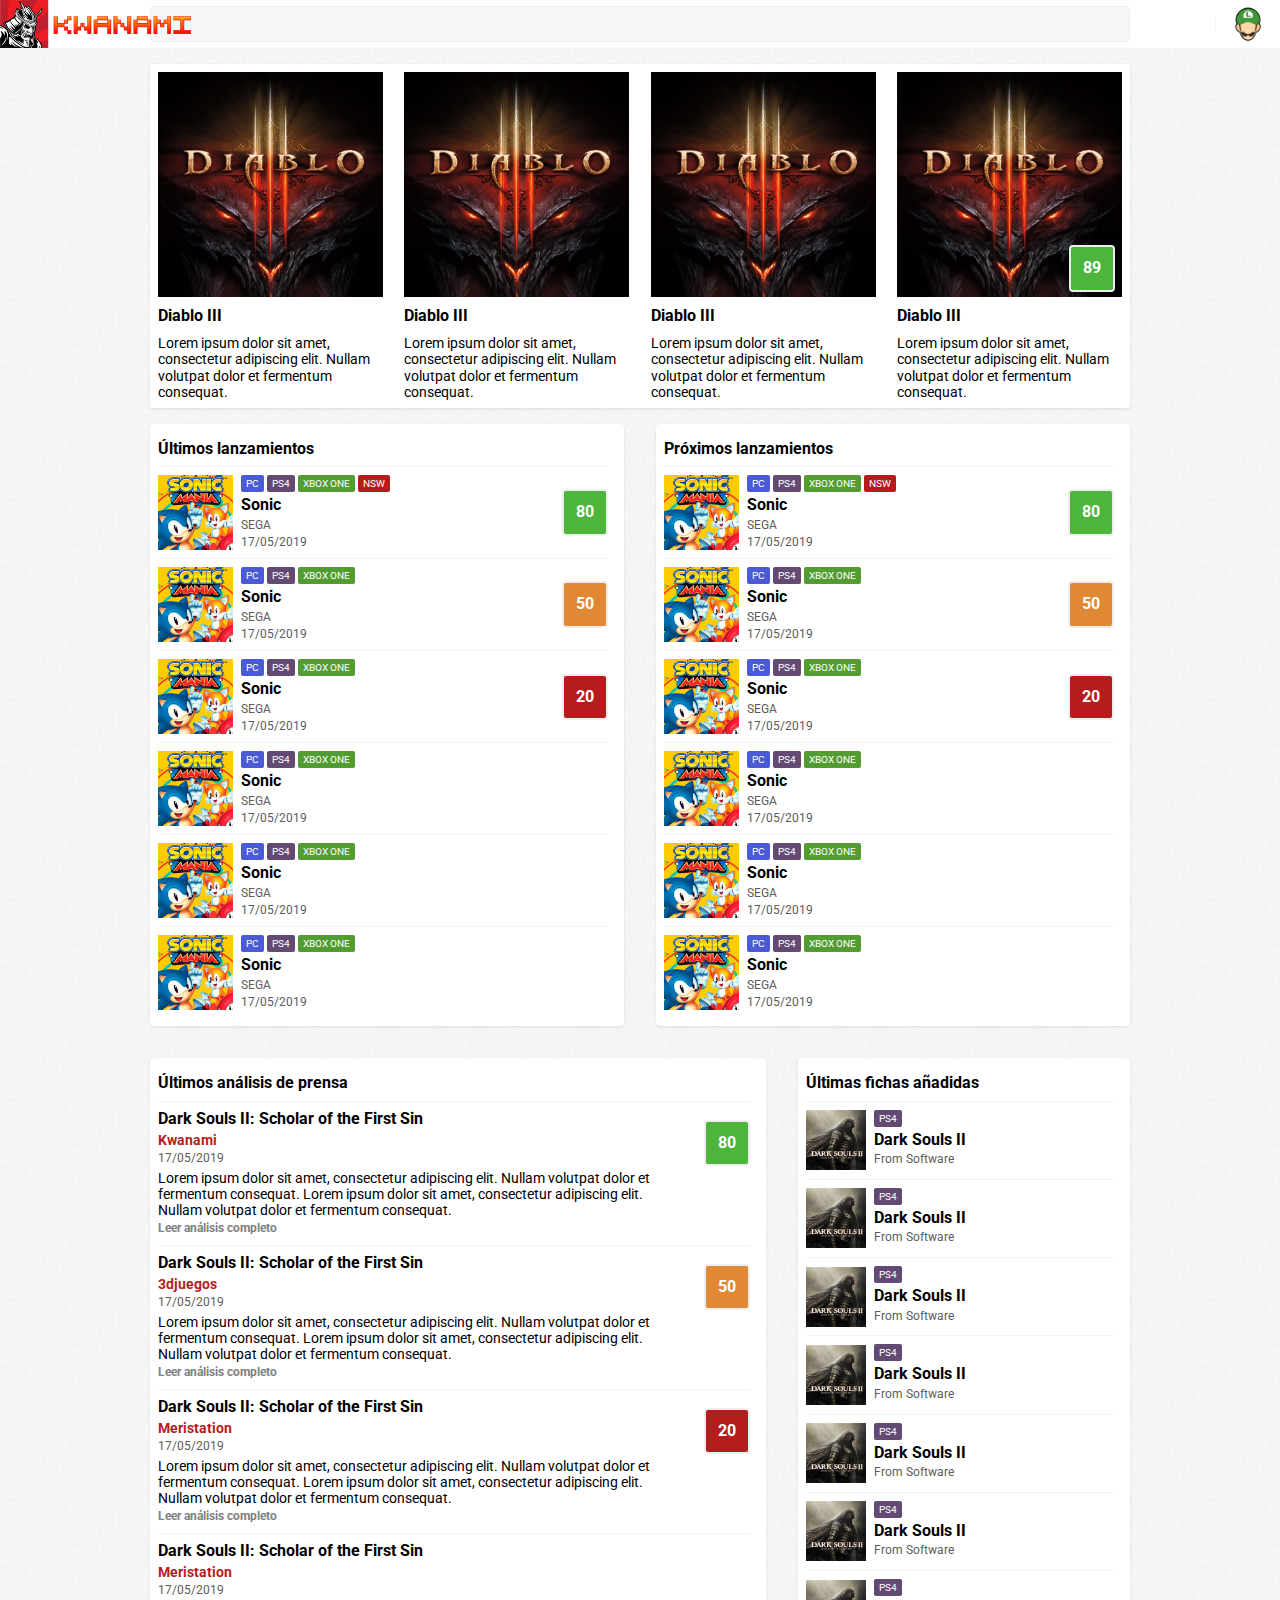
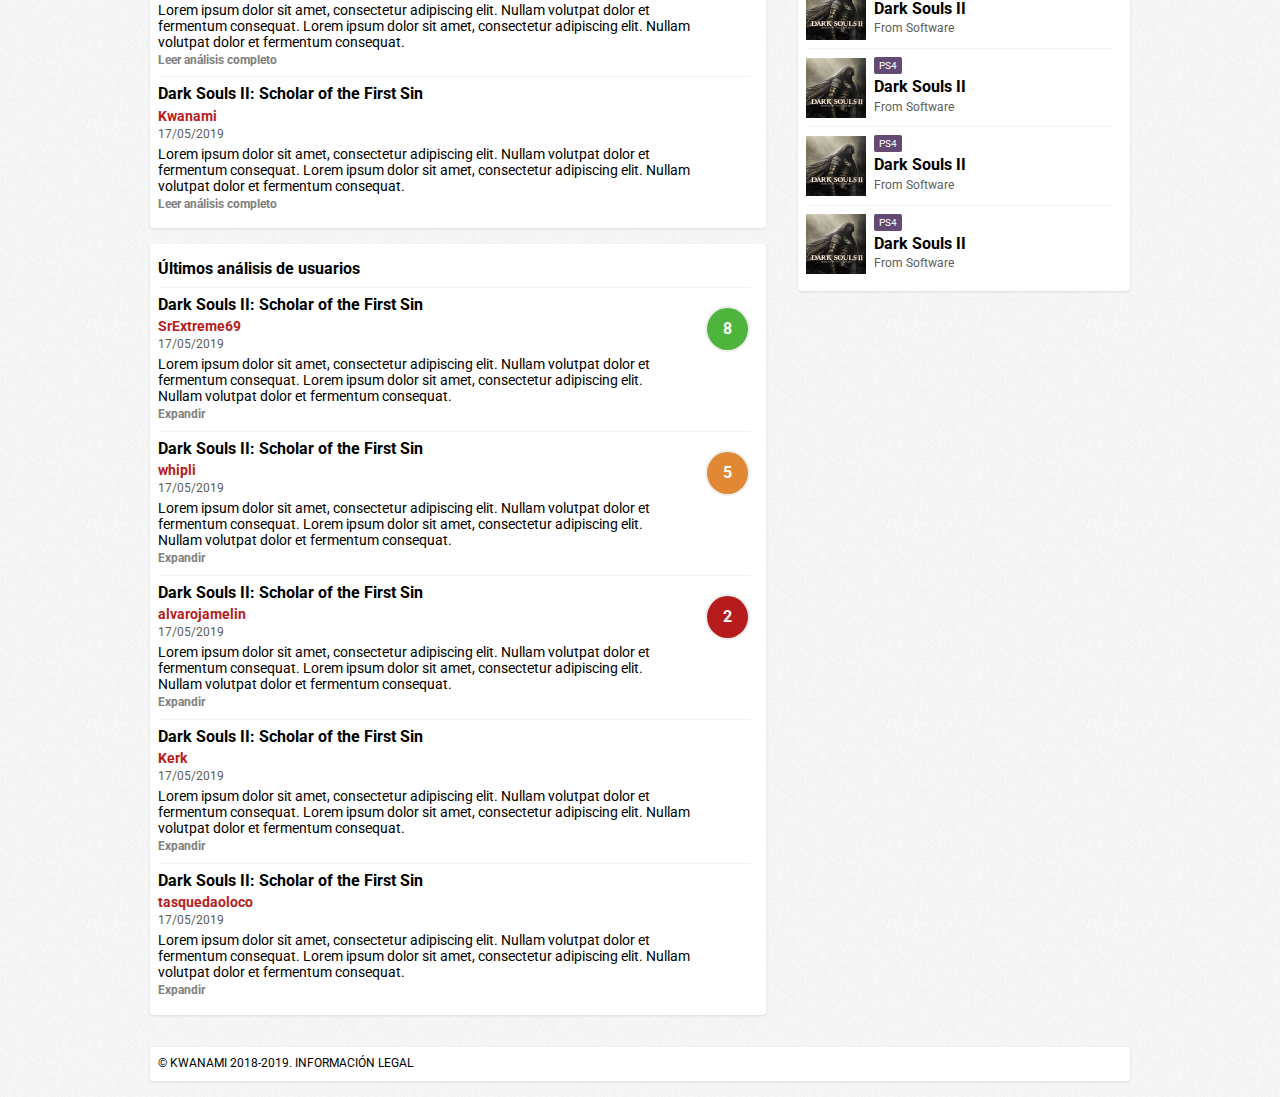
<file: docs/index.html>
<!DOCTYPE html>
<html lang="es">
<head>
    <meta charset="UTF-8">
    <meta name="viewport" content="width=device-width, initial-scale=1.0">
    <meta http-equiv="X-UA-Compatible" content="ie=edge">
    <title>Kwanami</title>

    <link rel="shortcut icon" href="favicon.ico" type="image/x-icon">

    <link href="https://fonts.googleapis.com/css?family=Roboto" rel="stylesheet">

    <!-- Font Awesome -->
    <link rel="stylesheet" href="https://use.fontawesome.com/releases/v5.8.1/css/all.css" integrity="sha384-50oBUHEmvpQ+1lW4y57PTFmhCaXp0ML5d60M1M7uH2+nqUivzIebhndOJK28anvf" crossorigin="anonymous">

    <!-- Destyle CSS -->
    <link rel="stylesheet" href="./css/destyle.css">

    <!-- Custom CSS -->
    <link rel="stylesheet" href="./css/style.css">
</head>
<body>
    <!-- Header -->
    <header class="header">
        <nav class="flex flex-row flex-space-between flex-align-center">
            <a href="#" class="logo"><img src="./images/logo2.png" alt="Logo"></a>
            <!-- <a href="#" class="nav-link">Lanzamientos</a>
            <a href="#" class="nav-link">Tops</a> -->
            <div class="flex flex-row flex-space-between flex-align-center input">
                <i class="fas fa-search pr-2"></i>
                <input type="search" name="search" id="search">
            </div>
            <div class="right-side-wrapper">
                <div class="ranking-wrapper">
                    <a class="ranking" href="#"><i class="fas fa-list-ol"></i></a>
                    <span class="ranking-span">Ránkings</span>
                </div>
                <div class="authentication">
                    <ul class="flex flex-row flex-space-between flex-align-center hidden" id="test1" onclick="change()">
                        <li><a href="#" class="btn sign-in">Entrar</a></li>
                        <li><a href="#" class="btn sign-up">Registrarse</a></li>
                    </ul>
                    <a href="#" class="profile-icon" id="test2" onclick="change()"><img src="./images/profile-icon.png" alt="Profile icon"></a>
                </div>
            </div>
        </nav>
    </header>

    <!-- Main -->
    <main class="container">
        <section class="week-news-container">
            <!-- <h2 class="upper-case">Novedades de la semana</h2> -->
            <div class="week-news-content">
                <div class="week-news-item">
                    <div class="img" style="background-image: url(./images/game-image.jpg)"></div>
                    <h3>Diablo III</h3>
                    <p>Lorem ipsum dolor sit amet, consectetur adipiscing elit. Nullam volutpat dolor et fermentum consequat.</p>
                </div>
                <div class="week-news-item">
                    <div class="img" style="background-image: url(./images/game-image.jpg)"></div>
                    <h3>Diablo III</h3>
                    <p>Lorem ipsum dolor sit amet, consectetur adipiscing elit. Nullam volutpat dolor et fermentum consequat.</p>
                </div>
                <div class="week-news-item">
                    <div class="img" style="background-image: url(./images/game-image.jpg)"></div>
                    <h3>Diablo III</h3>
                    <p>Lorem ipsum dolor sit amet, consectetur adipiscing elit. Nullam volutpat dolor et fermentum consequat.</p>
                </div>
                <div class="week-news-item">
                    <div class="img" style="background-image: url(./images/game-image.jpg)"></div>
                    <h3>Diablo III</h3>
                    <p>Lorem ipsum dolor sit amet, consectetur adipiscing elit. Nullam volutpat dolor et fermentum consequat.</p>
                    <span class="score green score-float">89</span>
                </div>
            </div>
        </section>

        <div class="content-wrapper-1">
            <div class="releases-container">
                <section class="last-releases">
                    <h2 class="">Últimos lanzamientos</h2>
                    <div class="last-releases-content">
                        <div class="last-releases-item">
                            <div class="img" style="background-image: url(./images/release-image.jpg)"></div>
                            <div class="last-releases-item-data">
                                <div class="flex flex-row tag-list">
                                    <ul class="flex flex-row flex-space-between flex-align-center">
                                        <li class="tag upper-case pc"><a href="#">pc</a></li>
                                        <li class="tag upper-case ps4"><a href="#">ps4</a></li>
                                        <li class="tag upper-case xbox-one"><a href="#">xbox one</a></li>
                                        <li class="tag upper-case nsw"><a href="#">nsw</a></li>
                                    </ul>
                                </div>
                                <h3><a href="#">Sonic</a></h3>
                                <ul class="info-list">
                                    <li><a href="#">SEGA</a></li>
                                    <li>17/05/2019</li>
                                </ul>
                            </div>
                            <span class="score green">80</span>
                        </div>
    
                        <div class="last-releases-item">
                            <div class="img" style="background-image: url(./images/release-image.jpg)"></div>
                            <div class="last-releases-item-data">
                                <div class="flex flex-row tag-list">
                                    <ul class="flex flex-row flex-space-between flex-align-center">
                                        <li class="tag upper-case pc"><a href="#">pc</a></li>
                                        <li class="tag upper-case ps4"><a href="#">ps4</a></li>
                                        <li class="tag upper-case xbox-one"><a href="#">xbox one</a></li>
                                    </ul>
                                </div>
                                <h3><a href="#">Sonic</a></h3>
                                <ul class="info-list">
                                    <li><a href="#">SEGA</a></li>
                                    <li>17/05/2019</li>
                                </ul>
                            </div>
                            <span class="score orange">50</span>
                        </div>
    
                        <div class="last-releases-item">
                            <div class="img" style="background-image: url(./images/release-image.jpg)"></div>
                            <div class="last-releases-item-data">
                                <div class="flex flex-row tag-list">
                                    <ul class="flex flex-row flex-space-between flex-align-center">
                                        <li class="tag upper-case pc"><a href="#">pc</a></li>
                                        <li class="tag upper-case ps4"><a href="#">ps4</a></li>
                                        <li class="tag upper-case xbox-one"><a href="#">xbox one</a></li>
                                    </ul>
                                </div>
                                <h3><a href="#">Sonic</a></h3>
                                <ul class="info-list">
                                    <li><a href="#">SEGA</a></li>
                                    <li>17/05/2019</li>
                                </ul>
                                </div>
                            <span class="score red">20</span>
                        </div>
    
                        <div class="last-releases-item">
                            <div class="img" style="background-image: url(./images/release-image.jpg)"></div>
                            <div class="last-releases-item-data">
                                <div class="flex flex-row tag-list">
                                    <ul class="flex flex-row flex-space-between flex-align-center">
                                        <li class="tag upper-case pc"><a href="#">pc</a></li>
                                        <li class="tag upper-case ps4"><a href="#">ps4</a></li>
                                        <li class="tag upper-case xbox-one"><a href="#">xbox one</a></li>
                                    </ul>
                                </div>
                                <h3><a href="#">Sonic</a></h3>
                                <ul class="info-list">
                                    <li><a href="#">SEGA</a></li>
                                    <li>17/05/2019</li>
                                </ul>
                            </div>
                        </div>
    
                        <div class="last-releases-item">
                            <div class="img" style="background-image: url(./images/release-image.jpg)"></div>
                            <div class="last-releases-item-data">
                                <div class="flex flex-row tag-list">
                                    <ul class="flex flex-row flex-space-between flex-align-center">
                                        <li class="tag upper-case pc"><a href="#">pc</a></li>
                                        <li class="tag upper-case ps4"><a href="#">ps4</a></li>
                                        <li class="tag upper-case xbox-one"><a href="#">xbox one</a></li>
                                    </ul>
                                </div>
                                <h3><a href="#">Sonic</a></h3>
                                <ul class="info-list">
                                    <li><a href="#">SEGA</a></li>
                                    <li>17/05/2019</li>
                                </ul>
                            </div>
                        </div>
    
                        <div class="last-releases-item">
                            <div class="img" style="background-image: url(./images/release-image.jpg)"></div>
                            <div class="last-releases-item-data">
                                <div class="flex flex-row tag-list">
                                    <ul class="flex flex-row flex-space-between flex-align-center">
                                        <li class="tag upper-case pc"><a href="#">pc</a></li>
                                        <li class="tag upper-case ps4"><a href="#">ps4</a></li>
                                        <li class="tag upper-case xbox-one"><a href="#">xbox one</a></li>
                                    </ul>
                                </div>
                                <h3><a href="#">Sonic</a></h3>
                                <ul class="info-list">
                                    <li><a href="#">SEGA</a></li>
                                    <li>17/05/2019</li>
                                </ul>
                            </div>
                        </div>
                                
                    </div>
                </section>
            
            </div>
            <div class="right-column">
                <!-- <div class="platform-info">
                    <img src="./images/header.png" alt="Header">
                    <p>Kwanami es la base de datos de videojuegos en español más grande del mundo. Consulta la ficha de cualquier videojuego, lo que opinan los analistas y los usuarios. Añade tus favoritos a listas y comparte tus opiniones con el resto de la comunidad.</p>
                    <p>Actualmente tenemos 66000 fichas de videojuegos, 300 análisis, 400 votaciones y 80 usuarios registrados.</p>
                </div>

                <div class="patreon">
                    <img src="./images/patreon.png" alt="Patreon">
                    <div class="patreon-data">
                        <h3>Ayúdanos</h3>
                        <p>Conviértete en patron y colabora en mantener viva Kwanami.</p>
                    </div>
                    <button class="btn">Únete</button>
                </div> -->
                <section class="last-releases">
                    <h2 class="">Próximos lanzamientos</h2>
                    <div class="last-releases-content">
                        <div class="last-releases-item">
                            <div class="img" style="background-image: url(./images/release-image.jpg)"></div>
                            <div class="last-releases-item-data">
                                <div class="flex flex-row tag-list">
                                    <ul class="flex flex-row flex-space-between flex-align-center">
                                        <li class="tag upper-case pc"><a href="#">pc</a></li>
                                        <li class="tag upper-case ps4"><a href="#">ps4</a></li>
                                        <li class="tag upper-case xbox-one"><a href="#">xbox one</a></li>
                                        <li class="tag upper-case nsw"><a href="#">nsw</a></li>
                                    </ul>
                                </div>
                                <h3><a href="#">Sonic</a></h3>
                                <ul class="info-list">
                                    <li><a href="#">SEGA</a></li>
                                    <li>17/05/2019</li>
                                </ul>
                            </div>
                            <span class="score green">80</span>
                        </div>
    
                        <div class="last-releases-item">
                            <div class="img" style="background-image: url(./images/release-image.jpg)"></div>
                            <div class="last-releases-item-data">
                                <div class="flex flex-row tag-list">
                                    <ul class="flex flex-row flex-space-between flex-align-center">
                                        <li class="tag upper-case pc"><a href="#">pc</a></li>
                                        <li class="tag upper-case ps4"><a href="#">ps4</a></li>
                                        <li class="tag upper-case xbox-one"><a href="#">xbox one</a></li>
                                    </ul>
                                </div>
                                <h3><a href="#">Sonic</a></h3>
                                <ul class="info-list">
                                    <li><a href="#">SEGA</a></li>
                                    <li>17/05/2019</li>
                                </ul>
                            </div>
                            <span class="score orange">50</span>
                        </div>
    
                        <div class="last-releases-item">
                            <div class="img" style="background-image: url(./images/release-image.jpg)"></div>
                            <div class="last-releases-item-data">
                                <div class="flex flex-row tag-list">
                                    <ul class="flex flex-row flex-space-between flex-align-center">
                                        <li class="tag upper-case pc"><a href="#">pc</a></li>
                                        <li class="tag upper-case ps4"><a href="#">ps4</a></li>
                                        <li class="tag upper-case xbox-one"><a href="#">xbox one</a></li>
                                    </ul>
                                </div>
                                <h3><a href="#">Sonic</a></h3>
                                <ul class="info-list">
                                    <li><a href="#">SEGA</a></li>
                                    <li>17/05/2019</li>
                                </ul>
                                </div>
                            <span class="score red">20</span>
                        </div>
    
                        <div class="last-releases-item">
                            <div class="img" style="background-image: url(./images/release-image.jpg)"></div>
                            <div class="last-releases-item-data">
                                <div class="flex flex-row tag-list">
                                    <ul class="flex flex-row flex-space-between flex-align-center">
                                        <li class="tag upper-case pc"><a href="#">pc</a></li>
                                        <li class="tag upper-case ps4"><a href="#">ps4</a></li>
                                        <li class="tag upper-case xbox-one"><a href="#">xbox one</a></li>
                                    </ul>
                                </div>
                                <h3><a href="#">Sonic</a></h3>
                                <ul class="info-list">
                                    <li><a href="#">SEGA</a></li>
                                    <li>17/05/2019</li>
                                </ul>
                            </div>
                        </div>
    
                        <div class="last-releases-item">
                            <div class="img" style="background-image: url(./images/release-image.jpg)"></div>
                            <div class="last-releases-item-data">
                                <div class="flex flex-row tag-list">
                                    <ul class="flex flex-row flex-space-between flex-align-center">
                                        <li class="tag upper-case pc"><a href="#">pc</a></li>
                                        <li class="tag upper-case ps4"><a href="#">ps4</a></li>
                                        <li class="tag upper-case xbox-one"><a href="#">xbox one</a></li>
                                    </ul>
                                </div>
                                <h3><a href="#">Sonic</a></h3>
                                <ul class="info-list">
                                    <li><a href="#">SEGA</a></li>
                                    <li>17/05/2019</li>
                                </ul>
                            </div>
                        </div>
    
                        <div class="last-releases-item">
                            <div class="img" style="background-image: url(./images/release-image.jpg)"></div>
                            <div class="last-releases-item-data">
                                <div class="flex flex-row tag-list">
                                    <ul class="flex flex-row flex-space-between flex-align-center">
                                        <li class="tag upper-case pc"><a href="#">pc</a></li>
                                        <li class="tag upper-case ps4"><a href="#">ps4</a></li>
                                        <li class="tag upper-case xbox-one"><a href="#">xbox one</a></li>
                                    </ul>
                                </div>
                                <h3><a href="#">Sonic</a></h3>
                                <ul class="info-list">
                                    <li><a href="#">SEGA</a></li>
                                    <li>17/05/2019</li>
                                </ul>
                            </div>
                        </div>
                                
                    </div>
                </section>
            </div>
        </div>

        <div class="content-wrapper-2">
            <div class="releases-container">
                <section class="last-releases last-releases-2">
                    <h2 class="">Últimos análisis de prensa</h2>
                    <div class="last-releases-content">
                        <div class="last-releases-item">
                            <div class="last-releases-item-data">
                                <h3><a href="#">Dark Souls II: Scholar of the First Sin</a></h3>
                                <ul class="info-list">
                                    <li class="red-text">Kwanami</li>
                                    <li>17/05/2019</li>
                                </ul>
                                <p>Lorem ipsum dolor sit amet, consectetur adipiscing elit. Nullam volutpat dolor et fermentum consequat. Lorem ipsum dolor sit amet, consectetur adipiscing elit. Nullam volutpat dolor et fermentum consequat.</p>
                                <a class="read-more" href="#">Leer análisis completo</a>
                            </div>
                            <span class="score green">80</span>
                        </div>
    
                        <div class="last-releases-item">
                            <div class="last-releases-item-data">
                                <h3><a href="#">Dark Souls II: Scholar of the First Sin</a></h3>
                                <ul class="info-list">
                                    <li class="red-text">3djuegos</li>
                                    <li>17/05/2019</li>
                                </ul>
                                <p>Lorem ipsum dolor sit amet, consectetur adipiscing elit. Nullam volutpat dolor et fermentum consequat. Lorem ipsum dolor sit amet, consectetur adipiscing elit. Nullam volutpat dolor et fermentum consequat.</p>
                                <a class="read-more" href="#">Leer análisis completo</a>
                            </div>
                            <span class="score orange">50</span>
                        </div>
    
                        <div class="last-releases-item">
                            <div class="last-releases-item-data">
                                <h3><a href="#">Dark Souls II: Scholar of the First Sin</a></h3>
                                <ul class="info-list">
                                    <li class="red-text">Meristation</li>
                                    <li>17/05/2019</li>
                                </ul>
                                <p>Lorem ipsum dolor sit amet, consectetur adipiscing elit. Nullam volutpat dolor et fermentum consequat. Lorem ipsum dolor sit amet, consectetur adipiscing elit. Nullam volutpat dolor et fermentum consequat.</p>
                                <a class="read-more" href="#">Leer análisis completo</a>    
                            </div>
                            <span class="score red">20</span>
                        </div>

                        <div class="last-releases-item">
                            <div class="last-releases-item-data">
                                <h3><a href="#">Dark Souls II: Scholar of the First Sin</a></h3>
                                <ul class="info-list">
                                    <li class="red-text">Meristation</li>
                                    <li>17/05/2019</li>
                                </ul>
                                <p>Lorem ipsum dolor sit amet, consectetur adipiscing elit. Nullam volutpat dolor et fermentum consequat. Lorem ipsum dolor sit amet, consectetur adipiscing elit. Nullam volutpat dolor et fermentum consequat.</p>
                                <a class="read-more" href="#">Leer análisis completo</a>
                            </div>
                        </div>
    
                        <div class="last-releases-item">
                            <div class="last-releases-item-data">
                                <h3><a href="#">Dark Souls II: Scholar of the First Sin</a></h3>
                                <ul class="info-list">
                                    <li class="red-text">Kwanami</li>
                                    <li>17/05/2019</li>
                                </ul>
                                <p>Lorem ipsum dolor sit amet, consectetur adipiscing elit. Nullam volutpat dolor et fermentum consequat. Lorem ipsum dolor sit amet, consectetur adipiscing elit. Nullam volutpat dolor et fermentum consequat.</p>
                                <a class="read-more" href="#">Leer análisis completo</a>
                            </div>
                        </div>       
                    </div>
                </section>

                <section class="last-releases last-releases-3">
                    <h2 class="">Últimos análisis de usuarios</h2>
                    <div class="last-releases-content">
                        <div class="last-releases-item">
                            <div class="last-releases-item-data">
                                <h3><a href="#">Dark Souls II: Scholar of the First Sin</a></h3>
                                <ul class="info-list">
                                    <li class="red-text"><a href="#">SrExtreme69</a></li>
                                    <li>17/05/2019</li>
                                </ul>
                                <p>Lorem ipsum dolor sit amet, consectetur adipiscing elit. Nullam volutpat dolor et fermentum consequat. Lorem ipsum dolor sit amet, consectetur adipiscing elit. Nullam volutpat dolor et fermentum consequat.</p>
                                <a class="read-more" href="#">Expandir</a>
                            </div>
                            <span class="score green">8</span>
                        </div>
    
                        <div class="last-releases-item">
                            <div class="last-releases-item-data">
                                <h3><a href="#">Dark Souls II: Scholar of the First Sin</a></h3>
                                <ul class="info-list">
                                    <li class="red-text"><a href="#">whipli</a></li>
                                    <li>17/05/2019</li>
                                </ul>
                                <p>Lorem ipsum dolor sit amet, consectetur adipiscing elit. Nullam volutpat dolor et fermentum consequat. Lorem ipsum dolor sit amet, consectetur adipiscing elit. Nullam volutpat dolor et fermentum consequat.</p>
                                <a class="read-more" href="#">Expandir</a>
                            </div>
                            <span class="score orange">5</span>
                        </div>
    
                        <div class="last-releases-item">
                            <div class="last-releases-item-data">
                                <h3><a href="#">Dark Souls II: Scholar of the First Sin</a></h3>
                                <ul class="info-list">
                                    <li class="red-text"><a href="#">alvarojamelin</a></li>
                                    <li>17/05/2019</li>
                                </ul>
                                <p>Lorem ipsum dolor sit amet, consectetur adipiscing elit. Nullam volutpat dolor et fermentum consequat. Lorem ipsum dolor sit amet, consectetur adipiscing elit. Nullam volutpat dolor et fermentum consequat.</p>
                                <a class="read-more" href="#">Expandir</a>    
                            </div>
                            <span class="score red">2</span>
                        </div>

                        <div class="last-releases-item">
                            <div class="last-releases-item-data">
                                <h3><a href="#">Dark Souls II: Scholar of the First Sin</a></h3>
                                <ul class="info-list">
                                    <li class="red-text"><a href="#">Kerk</a></li>
                                    <li>17/05/2019</li>
                                </ul>
                                <p>Lorem ipsum dolor sit amet, consectetur adipiscing elit. Nullam volutpat dolor et fermentum consequat. Lorem ipsum dolor sit amet, consectetur adipiscing elit. Nullam volutpat dolor et fermentum consequat.</p>
                                <a class="read-more" href="#">Expandir</a>
                            </div>
                        </div>
    
                        <div class="last-releases-item">
                            <div class="last-releases-item-data">
                                <h3><a href="#">Dark Souls II: Scholar of the First Sin</a></h3>
                                <ul class="info-list">
                                    <li class="red-text"><a href="#">tasquedaoloco</a></li>
                                    <li>17/05/2019</li>
                                </ul>
                                <p>Lorem ipsum dolor sit amet, consectetur adipiscing elit. Nullam volutpat dolor et fermentum consequat. Lorem ipsum dolor sit amet, consectetur adipiscing elit. Nullam volutpat dolor et fermentum consequat.</p>
                                <a class="read-more" href="#">Expandir</a>
                            </div>
                        </div>       
                    </div>
                </section>
            </div>
            <div class="right-column">
                <section class="last-releases">
                    <h2>Últimas fichas añadidas</h2>
                    <div class="last-releases-content">
                        <div class="last-releases-item">
                                <div class="img" style="background-image:url('./images/dark-souls.jpg')"></div>
                            <div class="last-releases-item-data">
                                <div class="flex flex-row tag-list">
                                    <ul class="flex flex-row flex-space-between flex-align-center">
                                        <li class="tag upper-case ps4"><a href="#">ps4</a></li>
                                    </ul>
                                </div>
                                <h3><a href="#">Dark Souls II</a></h3>
                                <ul class="info-list">
                                    <li><a href="#">From Software</a></li>
                                </ul>
                            </div>
                        </div>

                        <div class="last-releases-item">
                                <div class="img" style="background-image:url('./images/dark-souls.jpg')"></div>
                            <div class="last-releases-item-data">
                                <div class="flex flex-row tag-list">
                                    <ul class="flex flex-row flex-space-between flex-align-center">
                                        <li class="tag upper-case ps4"><a href="#">ps4</a></li>
                                    </ul>
                                </div>
                                <h3><a href="#">Dark Souls II</a></h3>
                                <ul class="info-list">
                                    <li><a href="#">From Software</a></li>
                                </ul>
                            </div>
                        </div>

                        <div class="last-releases-item">
                            <div class="img" style="background-image:url('./images/dark-souls.jpg')"></div>
                            <div class="last-releases-item-data">
                                <div class="flex flex-row tag-list">
                                    <ul class="flex flex-row flex-space-between flex-align-center">
                                        <li class="tag upper-case ps4"><a href="#">ps4</a></li>
                                    </ul>
                                </div>
                                <h3><a href="#">Dark Souls II</a></h3>
                                <ul class="info-list">
                                    <li><a href="#">From Software</a></li>
                                </ul>
                            </div>
                        </div>

                        <div class="last-releases-item">
                            <div class="img" style="background-image:url('./images/dark-souls.jpg')"></div>
                            <div class="last-releases-item-data">
                                <div class="flex flex-row tag-list">
                                    <ul class="flex flex-row flex-space-between flex-align-center">
                                        <li class="tag upper-case ps4"><a href="#">ps4</a></li>
                                    </ul>
                                </div>
                                <h3><a href="#">Dark Souls II</a></h3>
                                <ul class="info-list">
                                    <li><a href="#">From Software</a></li>
                                </ul>
                            </div>
                        </div>

                        <div class="last-releases-item">
                            <div class="img" style="background-image:url('./images/dark-souls.jpg')"></div>
                            <div class="last-releases-item-data">
                                <div class="flex flex-row tag-list">
                                    <ul class="flex flex-row flex-space-between flex-align-center">
                                        <li class="tag upper-case ps4"><a href="#">ps4</a></li>
                                    </ul>
                                </div>
                                <h3><a href="#">Dark Souls II</a></h3>
                                <ul class="info-list">
                                    <li><a href="#">From Software</a></li>
                                </ul>
                            </div>
                        </div>

                        <div class="last-releases-item">
                            <div class="img" style="background-image:url('./images/dark-souls.jpg')"></div>
                            <div class="last-releases-item-data">
                                <div class="flex flex-row tag-list">
                                    <ul class="flex flex-row flex-space-between flex-align-center">
                                        <li class="tag upper-case ps4"><a href="#">ps4</a></li>
                                    </ul>
                                </div>
                                <h3><a href="#">Dark Souls II</a></h3>
                                <ul class="info-list">
                                    <li><a href="#">From Software</a></li>
                                </ul>
                            </div>
                        </div>

                        <div class="last-releases-item">
                            <div class="img" style="background-image:url('./images/dark-souls.jpg')"></div>
                            <div class="last-releases-item-data">
                                <div class="flex flex-row tag-list">
                                    <ul class="flex flex-row flex-space-between flex-align-center">
                                        <li class="tag upper-case ps4"><a href="#">ps4</a></li>
                                    </ul>
                                </div>
                                <h3><a href="#">Dark Souls II</a></h3>
                                <ul class="info-list">
                                    <li><a href="#">From Software</a></li>
                                </ul>
                            </div>
                        </div>

                        <div class="last-releases-item">
                            <div class="img" style="background-image:url('./images/dark-souls.jpg')"></div>
                            <div class="last-releases-item-data">
                                <div class="flex flex-row tag-list">
                                    <ul class="flex flex-row flex-space-between flex-align-center">
                                        <li class="tag upper-case ps4"><a href="#">ps4</a></li>
                                    </ul>
                                </div>
                                <h3><a href="#">Dark Souls II</a></h3>
                                <ul class="info-list">
                                    <li><a href="#">From Software</a></li>
                                </ul>
                            </div>
                        </div>

                        <div class="last-releases-item">
                            <div class="img" style="background-image:url('./images/dark-souls.jpg')"></div>
                            <div class="last-releases-item-data">
                                <div class="flex flex-row tag-list">
                                    <ul class="flex flex-row flex-space-between flex-align-center">
                                        <li class="tag upper-case ps4"><a href="#">ps4</a></li>
                                    </ul>
                                </div>
                                <h3><a href="#">Dark Souls II</a></h3>
                                <ul class="info-list">
                                    <li><a href="#">From Software</a></li>
                                </ul>
                            </div>
                        </div>

                        <div class="last-releases-item">
                            <div class="img" style="background-image:url('./images/dark-souls.jpg')"></div>
                            <div class="last-releases-item-data">
                                <div class="flex flex-row tag-list">
                                    <ul class="flex flex-row flex-space-between flex-align-center">
                                        <li class="tag upper-case ps4"><a href="#">ps4</a></li>
                                    </ul>
                                </div>
                                <h3><a href="#">Dark Souls II</a></h3>
                                <ul class="info-list">
                                    <li><a href="#">From Software</a></li>
                                </ul>
                            </div>
                        </div>

                    </div>
                </section>
            </div>
        </div>
        <section class="week-news-container">
            <div class="week-news-content footer">
                <p>© KWANAMI 2018-2019. <a href="#">INFORMACIÓN LEGAL</a></p>

                <ul class="social-icons-list">
                    <li class="social-icon-item">
                        <a class="social-icon" href="#">
                            <i class="fas fa-envelope"></i>
                        </a>
                    </li>
                    <li class="social-icon-item">
                        <a class="social-icon" href="#">
                            <i class="fab fa-twitter"></i>
                        </a>
                    </li>
                </ul>
            </div>
        </section>
    </main>


    <!-- <footer>
        <div class="footer">
            <ul class="social-icons-list">
                <li class="social-icon-item">
                    <a class="social-icon" href="#">
                        <i class="fab fa-twitter"></i>
                    </a>
                </li>
                <li class="social-icon-item">
                    <a class="social-icon" href="#">
                        <i class="fab fa-instagram"></i>
                    </a>
                </li>
                <li class="social-icon-item">
                    <a class="social-icon" href="#">
                        <i class="fas fa-at"></i>
                    </a>
                </li>
            </ul>  
        
        <div class="copyright-section">
            <a href="#">
                <img src="./images/logo2.png" alt="Footer logo">
            </a>
            <p class="">© Kwanami 2018-2019. Todos los derechos reservados. <a href="#">Condiciones generales de uso</a>  | <a href="#">Derechos de copyright</a></p>
        </div>
    </div>
    </footer> -->

<script>
    let test1 = document.getElementById('test1');
    let test2 = document.getElementById('test2');

    function change() {
        if (test1.classList.contains('hidden')) {
            test1.classList.remove('hidden');
            test2.classList.add('hidden');
        } else {
            test2.classList.remove('hidden');
            test1.classList.add('hidden');
        }
    }
</script>
</body>
</html>
</file>
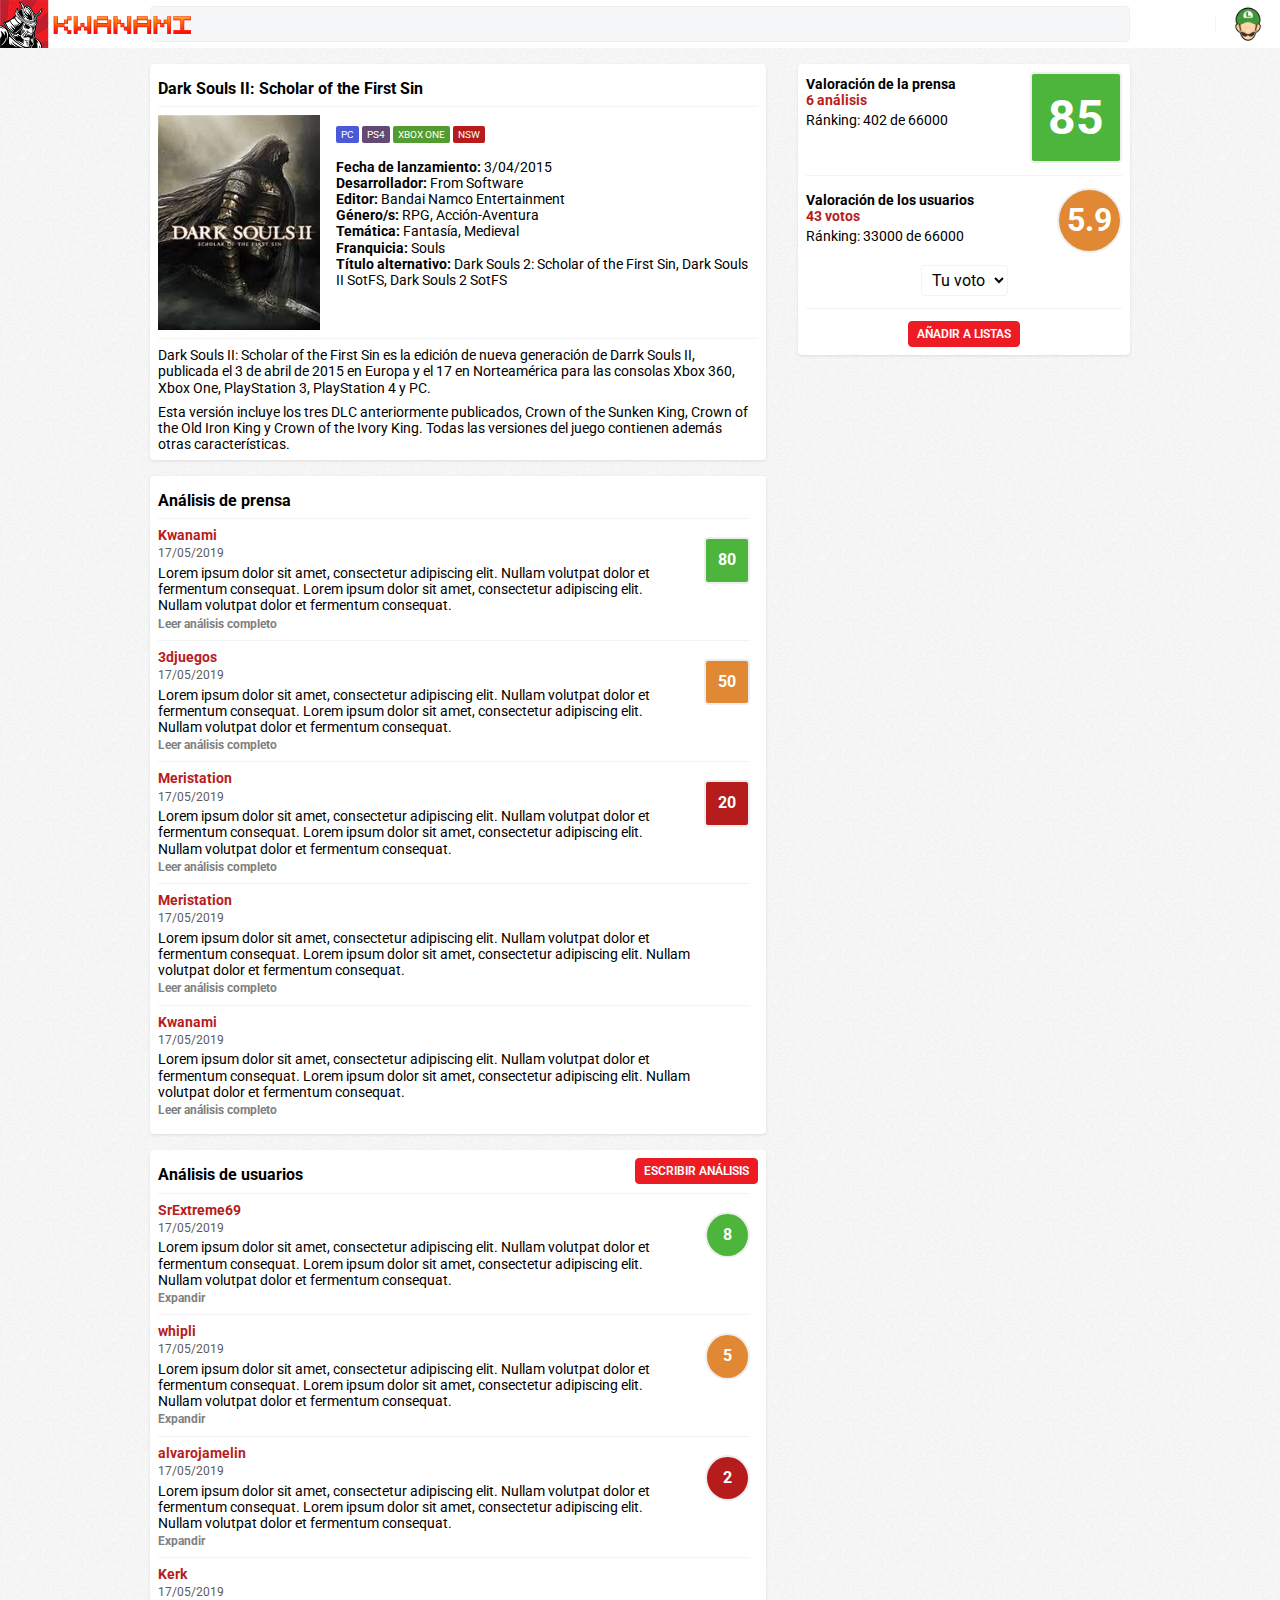
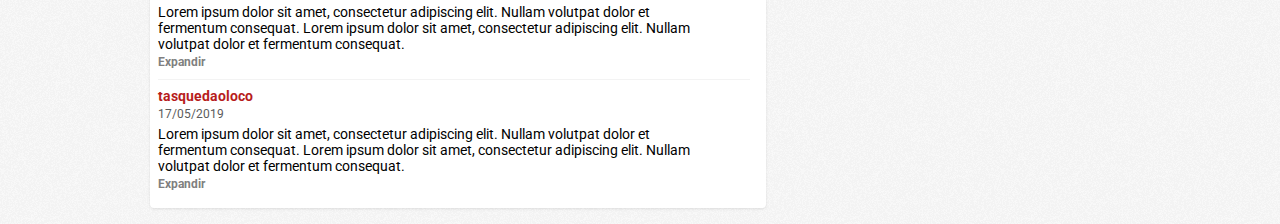
<file: docs/ficha-tecnica.html>
<!DOCTYPE html>
<html lang="es">
<head>
    <meta charset="UTF-8">
    <meta name="viewport" content="width=device-width, initial-scale=1.0">
    <meta http-equiv="X-UA-Compatible" content="ie=edge">
    <title>Kwanami</title>

    <link rel="shortcut icon" href="favicon.ico" type="image/x-icon">

    <link href="https://fonts.googleapis.com/css?family=Roboto" rel="stylesheet">

    <!-- Font Awesome -->
    <link rel="stylesheet" href="https://use.fontawesome.com/releases/v5.8.1/css/all.css" integrity="sha384-50oBUHEmvpQ+1lW4y57PTFmhCaXp0ML5d60M1M7uH2+nqUivzIebhndOJK28anvf" crossorigin="anonymous">

    <!-- Destyle CSS -->
    <link rel="stylesheet" href="./css/destyle.css">

    <!-- Custom CSS -->
    <link rel="stylesheet" href="./css/style.css">
</head>
<body>
    <!-- Header -->
    <header class="header">
        <nav class="flex flex-row flex-space-between flex-align-center">
            <a href="#" class="logo"><img src="./images/logo2.png" alt="Logo"></a>
            <!-- <a href="#" class="nav-link">Lanzamientos</a>
            <a href="#" class="nav-link">Tops</a> -->
            <div class="flex flex-row flex-space-between flex-align-center input">
                <i class="fas fa-search pr-2"></i>
                <input type="search" name="search" id="search">
            </div>
            <div class="right-side-wrapper">
                <div class="ranking-wrapper">
                    <a class="ranking" href="#"><i class="fas fa-list-ol"></i></a>
                    <span class="ranking-span">Ránkings</span>
                </div>
                <div class="authentication">
                    <ul class="flex flex-row flex-space-between flex-align-center hidden" id="test1" onclick="change()">
                        <li><a href="#" class="btn sign-in">Entrar</a></li>
                        <li><a href="#" class="btn sign-up">Registrarse</a></li>
                    </ul>
                    <a href="#" class="profile-icon" id="test2" onclick="change()"><img src="./images/profile-icon.png" alt="Profile icon"></a>
                </div>
            </div>
        </nav>
    </header>

    <!-- Main -->
    <main class="container">
        <div class="content-wrapper-2">
            <div class="technical-card-container releases-container">
                <section class="last-releases last-releases-2">
                    <h2 class="">Dark Souls II: Scholar of the First Sin</h2>
                    <div class="last-releases-content">
                         <div class="technical-card-data">
                            <div class="img" style="background-image:url('./images/dark-souls.jpg')"></div>
                            <div class="technical-card-data-content">
                                <div class="flex flex-row tag-list">
                                    <ul class="flex flex-row flex-space-between flex-align-center">
                                        <li class="tag upper-case pc"><a href="#">pc</a></li>
                                        <li class="tag upper-case ps4"><a href="#">ps4</a></li>
                                        <li class="tag upper-case xbox-one"><a href="#">xbox one</a></li>
                                        <li class="tag upper-case nsw"><a href="#">nsw</a></li>
                                    </ul>
                                </div>
                                <div class="data-list-container">
                                    <ul class="data-list">
                                        <li class="data-list-item">Fecha de lanzamiento: <a href="#">3/04/2015</a></li>
                                        <li class="data-list-item">Desarrollador: <a href="#">From Software</a></li>
                                        <li class="data-list-item">Editor: <a href="#">Bandai Namco Entertainment</a></li>
                                        <li class="data-list-item">Género/s: <a href="#">RPG, Acción-Aventura</a></li>
                                        <li class="data-list-item">Temática: <a href="#">Fantasía, Medieval</a></li>
                                        <li class="data-list-item">Franquicia: <a href="#">Souls</a></li>
                                        <li class="data-list-item"><strong>Título alternativo:</strong> Dark Souls 2: Scholar of the First Sin, Dark Souls II SotFS, Dark Souls 2 SotFS</li>
                                    </ul>
                                </div>
                                <ul class="social-icons-list">
                                    <li class="social-icon-item">
                                        <a class="social-icon" href="#">
                                            <i class="fab fa-amazon"></i>
                                        </a>
                                        <span class="sub-text">Comprar en Amazon</span>
                                    </li>
                                    <li class="social-icon-item">
                                        <a class="social-icon" href="#">
                                            <i class="fab fa-twitch"></i>
                                        </a>
                                        <span class="sub-text sub-text-2">Ver en Twitch</span>
                                    </li>
                                    <li class="social-icon-item">
                                        <a class="social-icon" href="#">
                                            <i class="fab fa-youtube"></i>
                                        </a>
                                        <span class="sub-text sub-text-2">Ver en Youtube</span>
                                    </li>
                                </ul>  
                            </div>
                         </div>
                         <div class="technical-card-description">
                            <p>Dark Souls II: Scholar of the First Sin es la edición de nueva generación de Darrk Souls II, publicada el 3 de abril de 2015 en Europa y el 17 en Norteamérica para las consolas Xbox 360, Xbox One, PlayStation 3, PlayStation 4 y PC.</p>
                            <p>Esta versión incluye los tres DLC anteriormente publicados, Crown of the Sunken King, Crown of the Old Iron King y Crown of the Ivory King. Todas las versiones del juego contienen además otras características.</p>
                         </div>         
                    </div>
                </section>

                <section class="last-releases last-releases-2">
                    <h2 class="">Análisis de prensa</h2>
                    <div class="last-releases-content">
                        <div class="last-releases-item">
                            <div class="last-releases-item-data">
                                <ul class="info-list">
                                    <li class="red-text">Kwanami</li>
                                    <li>17/05/2019</li>
                                </ul>
                                <p>Lorem ipsum dolor sit amet, consectetur adipiscing elit. Nullam volutpat dolor et fermentum consequat. Lorem ipsum dolor sit amet, consectetur adipiscing elit. Nullam volutpat dolor et fermentum consequat.</p>
                                <a class="read-more" href="#">Leer análisis completo</a>
                            </div>
                            <span class="score green">80</span>
                        </div>
    
                        <div class="last-releases-item">
                            <div class="last-releases-item-data">
                                <ul class="info-list">
                                    <li class="red-text">3djuegos</li>
                                    <li>17/05/2019</li>
                                </ul>
                                <p>Lorem ipsum dolor sit amet, consectetur adipiscing elit. Nullam volutpat dolor et fermentum consequat. Lorem ipsum dolor sit amet, consectetur adipiscing elit. Nullam volutpat dolor et fermentum consequat.</p>
                                <a class="read-more" href="#">Leer análisis completo</a>
                            </div>
                            <span class="score orange">50</span>
                        </div>
    
                        <div class="last-releases-item">
                            <div class="last-releases-item-data">
                                <ul class="info-list">
                                    <li class="red-text">Meristation</li>
                                    <li>17/05/2019</li>
                                </ul>
                                <p>Lorem ipsum dolor sit amet, consectetur adipiscing elit. Nullam volutpat dolor et fermentum consequat. Lorem ipsum dolor sit amet, consectetur adipiscing elit. Nullam volutpat dolor et fermentum consequat.</p>
                                <a class="read-more" href="#">Leer análisis completo</a>    
                            </div>
                            <span class="score red">20</span>
                        </div>

                        <div class="last-releases-item">
                            <div class="last-releases-item-data">
                                <ul class="info-list">
                                    <li class="red-text">Meristation</li>
                                    <li>17/05/2019</li>
                                </ul>
                                <p>Lorem ipsum dolor sit amet, consectetur adipiscing elit. Nullam volutpat dolor et fermentum consequat. Lorem ipsum dolor sit amet, consectetur adipiscing elit. Nullam volutpat dolor et fermentum consequat.</p>
                                <a class="read-more" href="#">Leer análisis completo</a>
                            </div>
                        </div>
    
                        <div class="last-releases-item">
                            <div class="last-releases-item-data">
                                <ul class="info-list">
                                    <li class="red-text">Kwanami</li>
                                    <li>17/05/2019</li>
                                </ul>
                                <p>Lorem ipsum dolor sit amet, consectetur adipiscing elit. Nullam volutpat dolor et fermentum consequat. Lorem ipsum dolor sit amet, consectetur adipiscing elit. Nullam volutpat dolor et fermentum consequat.</p>
                                <a class="read-more" href="#">Leer análisis completo</a>
                            </div>
                        </div>       
                    </div>
                </section>

                <section class="last-releases last-releases-3">
                    <h2 class="">Análisis de usuarios</h2>
                    <a href="#" class="btn">Escribir análisis</a>
                    <div class="last-releases-content">
                        <div class="last-releases-item">
                            <div class="last-releases-item-data">
                                <ul class="info-list">
                                    <li class="red-text"><a href="#">SrExtreme69</a></li>
                                    <li>17/05/2019</li>
                                </ul>
                                <p>Lorem ipsum dolor sit amet, consectetur adipiscing elit. Nullam volutpat dolor et fermentum consequat. Lorem ipsum dolor sit amet, consectetur adipiscing elit. Nullam volutpat dolor et fermentum consequat.</p>
                                <a class="read-more" href="#">Expandir</a>
                            </div>
                            <span class="score green">8</span>
                        </div>
    
                        <div class="last-releases-item">
                            <div class="last-releases-item-data">
                                <ul class="info-list">
                                    <li class="red-text"><a href="#">whipli</a></li>
                                    <li>17/05/2019</li>
                                </ul>
                                <p>Lorem ipsum dolor sit amet, consectetur adipiscing elit. Nullam volutpat dolor et fermentum consequat. Lorem ipsum dolor sit amet, consectetur adipiscing elit. Nullam volutpat dolor et fermentum consequat.</p>
                                <a class="read-more" href="#">Expandir</a>
                            </div>
                            <span class="score orange">5</span>
                        </div>
    
                        <div class="last-releases-item">
                            <div class="last-releases-item-data">
                                <ul class="info-list">
                                    <li class="red-text"><a href="#">alvarojamelin</a></li>
                                    <li>17/05/2019</li>
                                </ul>
                                <p>Lorem ipsum dolor sit amet, consectetur adipiscing elit. Nullam volutpat dolor et fermentum consequat. Lorem ipsum dolor sit amet, consectetur adipiscing elit. Nullam volutpat dolor et fermentum consequat.</p>
                                <a class="read-more" href="#">Expandir</a>    
                            </div>
                            <span class="score red">2</span>
                        </div>

                        <div class="last-releases-item">
                            <div class="last-releases-item-data">
                                <ul class="info-list">
                                    <li class="red-text"><a href="#">Kerk</a></li>
                                    <li>17/05/2019</li>
                                </ul>
                                <p>Lorem ipsum dolor sit amet, consectetur adipiscing elit. Nullam volutpat dolor et fermentum consequat. Lorem ipsum dolor sit amet, consectetur adipiscing elit. Nullam volutpat dolor et fermentum consequat.</p>
                                <a class="read-more" href="#">Expandir</a>
                            </div>
                        </div>
    
                        <div class="last-releases-item">
                            <div class="last-releases-item-data">
                                <ul class="info-list">
                                    <li class="red-text"><a href="#">tasquedaoloco</a></li>
                                    <li>17/05/2019</li>
                                </ul>
                                <p>Lorem ipsum dolor sit amet, consectetur adipiscing elit. Nullam volutpat dolor et fermentum consequat. Lorem ipsum dolor sit amet, consectetur adipiscing elit. Nullam volutpat dolor et fermentum consequat.</p>
                                <a class="read-more" href="#">Expandir</a>
                            </div>
                        </div>       
                    </div>
                </section>
            </div>
            <div class="right-column">
                <section class="last-releases technical-card-score">
                    <div class="section">
                        <div class="subsection">
                            <ul class="info-list">
                                <li>Valoración de la prensa</li>
                                <li class="red-text">6 análisis</li>
                            </ul>
                            <p>Ránking: <a href="#">402 de 66000</a></p>
                        </div>
                        <span class="score green">85</span>
                    </div>

                    <div class="section section-2">
                        <div class="flex width-100">
                            <div class="subsection">
                                <ul class="info-list">
                                    <li>Valoración de los usuarios</li>
                                    <li class="red-text">43 votos</li>
                                </ul>
                                <p>Ránking: <a href="#">33000 de 66000</a></p>
                            </div>
                            <span class="score orange">5.9</span>
                        </div>
                        <div class="flex flex-row width-100">
                            <select class="select-css">
                                <option value="default" disabled selected hidden>Tu voto</option>
                                <option value="1">Voto 1</option>
                                <option value="2">Voto 2</option>
                                <option value="3">Voto 3</option>
                                <option value="4">Voto 4</option>
                            </select>
                            <!-- <a href="#" class="btn">Escribir análisis</a> -->
                        </div>
                    </div>

                    <div class="section">
                        <a href="#" class="btn">Añadir a listas</a>
                    </div>
                </section>

            </div>
        </div>
    </main>

    <!-- <footer>
        <div class="footer">
            <ul class="social-icons-list">
                <li class="social-icon-item">
                    <a class="social-icon" href="#">
                        <i class="fab fa-twitter"></i>
                    </a>
                </li>
                <li class="social-icon-item">
                    <a class="social-icon" href="#">
                        <i class="fab fa-instagram"></i>
                    </a>
                </li>
                <li class="social-icon-item">
                    <a class="social-icon" href="#">
                        <i class="fas fa-at"></i>
                    </a>
                </li>
            </ul>  
        
        <div class="copyright-section">
            <a href="#">
                <img src="./images/logo2.png" alt="Footer logo">
            </a>
            <p class="">© Kwanami 2018-2019. Todos los derechos reservados. <a href="#">Condiciones generales de uso</a>  | <a href="#">Derechos de copyright</a></p>
        </div>
    </div>
    </footer> -->
    
<script>
    let test1 = document.getElementById('test1');
    let test2 = document.getElementById('test2');

    function change() {
        if (test1.classList.contains('hidden')) {
            test1.classList.remove('hidden');
            test2.classList.add('hidden');
        } else {
            test2.classList.remove('hidden');
            test1.classList.add('hidden');
        }
    }
</script>
</body>
</file>
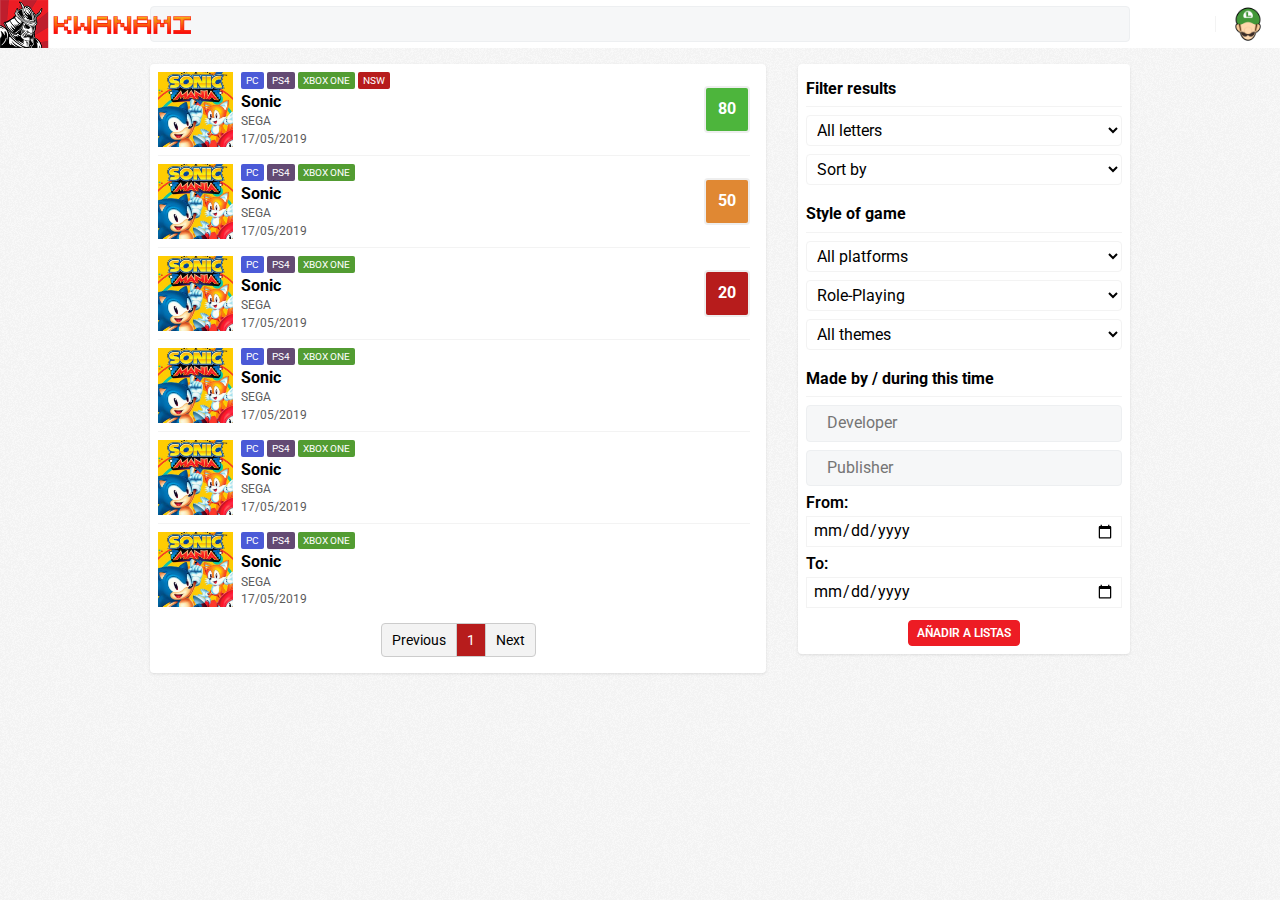
<file: docs/rankings.html>
<!DOCTYPE html>
<html lang="es">
<head>
    <meta charset="UTF-8">
    <meta name="viewport" content="width=device-width, initial-scale=1.0">
    <meta http-equiv="X-UA-Compatible" content="ie=edge">
    <title>Kwanami</title>

    <link rel="shortcut icon" href="favicon.ico" type="image/x-icon">

    <link href="https://fonts.googleapis.com/css?family=Roboto" rel="stylesheet">

    <!-- Font Awesome -->
    <link rel="stylesheet" href="https://use.fontawesome.com/releases/v5.8.1/css/all.css" integrity="sha384-50oBUHEmvpQ+1lW4y57PTFmhCaXp0ML5d60M1M7uH2+nqUivzIebhndOJK28anvf" crossorigin="anonymous">

    <!-- Destyle CSS -->
    <link rel="stylesheet" href="./css/destyle.css">

    <!-- Custom CSS -->
    <link rel="stylesheet" href="./css/style.css">
</head>
<body>
    <!-- Header -->
    <header class="header">
        <nav class="flex flex-row flex-space-between flex-align-center">
            <a href="#" class="logo"><img src="./images/logo2.png" alt="Logo"></a>
            <!-- <a href="#" class="nav-link">Lanzamientos</a>
            <a href="#" class="nav-link">Tops</a> -->
            <div class="flex flex-row flex-space-between flex-align-center input">
                <i class="fas fa-search pr-2"></i>
                <input type="search" name="search" id="search">
            </div>
            <div class="right-side-wrapper">
                <div class="ranking-wrapper">
                    <a class="ranking" href="#"><i class="fas fa-list-ol"></i></a>
                    <span class="ranking-span">Ránkings</span>
                </div>
                <div class="authentication">
                    <ul class="flex flex-row flex-space-between flex-align-center hidden" id="test1" onclick="change()">
                        <li><a href="#" class="btn sign-in">Entrar</a></li>
                        <li><a href="#" class="btn sign-up">Registrarse</a></li>
                    </ul>
                    <a href="#" class="profile-icon" id="test2" onclick="change()"><img src="./images/profile-icon.png" alt="Profile icon"></a>
                </div>
            </div>
        </nav>
    </header>

    <!-- Main -->
    <main class="container">
        <div class="content-wrapper-2 rankings-page">
            <div class="releases-container">
                    <section class="last-releases">
                        <div class="last-releases-content">
                            <div class="last-releases-item">
                                <div class="img" style="background-image: url(./images/release-image.jpg)"></div>
                                <div class="last-releases-item-data">
                                    <div class="flex flex-row tag-list">
                                        <ul class="flex flex-row flex-space-between flex-align-center">
                                            <li class="tag upper-case pc"><a href="#">pc</a></li>
                                            <li class="tag upper-case ps4"><a href="#">ps4</a></li>
                                            <li class="tag upper-case xbox-one"><a href="#">xbox one</a></li>
                                            <li class="tag upper-case nsw"><a href="#">nsw</a></li>
                                        </ul>
                                    </div>
                                    <h3><a href="#">Sonic</a></h3>
                                    <ul class="info-list">
                                        <li><a href="#">SEGA</a></li>
                                        <li>17/05/2019</li>
                                    </ul>
                                </div>
                                <span class="score green">80</span>
                            </div>
        
                            <div class="last-releases-item">
                                <div class="img" style="background-image: url(./images/release-image.jpg)"></div>
                                <div class="last-releases-item-data">
                                    <div class="flex flex-row tag-list">
                                        <ul class="flex flex-row flex-space-between flex-align-center">
                                            <li class="tag upper-case pc"><a href="#">pc</a></li>
                                            <li class="tag upper-case ps4"><a href="#">ps4</a></li>
                                            <li class="tag upper-case xbox-one"><a href="#">xbox one</a></li>
                                        </ul>
                                    </div>
                                    <h3><a href="#">Sonic</a></h3>
                                    <ul class="info-list">
                                        <li><a href="#">SEGA</a></li>
                                        <li>17/05/2019</li>
                                    </ul>
                                </div>
                                <span class="score orange">50</span>
                            </div>
        
                            <div class="last-releases-item">
                                <div class="img" style="background-image: url(./images/release-image.jpg)"></div>
                                <div class="last-releases-item-data">
                                    <div class="flex flex-row tag-list">
                                        <ul class="flex flex-row flex-space-between flex-align-center">
                                            <li class="tag upper-case pc"><a href="#">pc</a></li>
                                            <li class="tag upper-case ps4"><a href="#">ps4</a></li>
                                            <li class="tag upper-case xbox-one"><a href="#">xbox one</a></li>
                                        </ul>
                                    </div>
                                    <h3><a href="#">Sonic</a></h3>
                                    <ul class="info-list">
                                        <li><a href="#">SEGA</a></li>
                                        <li>17/05/2019</li>
                                    </ul>
                                    </div>
                                <span class="score red">20</span>
                            </div>
        
                            <div class="last-releases-item">
                                <div class="img" style="background-image: url(./images/release-image.jpg)"></div>
                                <div class="last-releases-item-data">
                                    <div class="flex flex-row tag-list">
                                        <ul class="flex flex-row flex-space-between flex-align-center">
                                            <li class="tag upper-case pc"><a href="#">pc</a></li>
                                            <li class="tag upper-case ps4"><a href="#">ps4</a></li>
                                            <li class="tag upper-case xbox-one"><a href="#">xbox one</a></li>
                                        </ul>
                                    </div>
                                    <h3><a href="#">Sonic</a></h3>
                                    <ul class="info-list">
                                        <li><a href="#">SEGA</a></li>
                                        <li>17/05/2019</li>
                                    </ul>
                                </div>
                            </div>
        
                            <div class="last-releases-item">
                                <div class="img" style="background-image: url(./images/release-image.jpg)"></div>
                                <div class="last-releases-item-data">
                                    <div class="flex flex-row tag-list">
                                        <ul class="flex flex-row flex-space-between flex-align-center">
                                            <li class="tag upper-case pc"><a href="#">pc</a></li>
                                            <li class="tag upper-case ps4"><a href="#">ps4</a></li>
                                            <li class="tag upper-case xbox-one"><a href="#">xbox one</a></li>
                                        </ul>
                                    </div>
                                    <h3><a href="#">Sonic</a></h3>
                                    <ul class="info-list">
                                        <li><a href="#">SEGA</a></li>
                                        <li>17/05/2019</li>
                                    </ul>
                                </div>
                            </div>
        
                            <div class="last-releases-item">
                                <div class="img" style="background-image: url(./images/release-image.jpg)"></div>
                                <div class="last-releases-item-data">
                                    <div class="flex flex-row tag-list">
                                        <ul class="flex flex-row flex-space-between flex-align-center">
                                            <li class="tag upper-case pc"><a href="#">pc</a></li>
                                            <li class="tag upper-case ps4"><a href="#">ps4</a></li>
                                            <li class="tag upper-case xbox-one"><a href="#">xbox one</a></li>
                                        </ul>
                                    </div>
                                    <h3><a href="#">Sonic</a></h3>
                                    <ul class="info-list">
                                        <li><a href="#">SEGA</a></li>
                                        <li>17/05/2019</li>
                                    </ul>
                                </div>
                            </div>
                                    
                        </div>
                        <div class="paginate-container">
                            <div class="pagination">
                                <span class="previous-page">Previous</span>
                                <span class="current">1</span>
                                <span class="next-page">Next</span>
                            </div>
                        </div>
                    </section>
            </div>

            <div class="right-column">
                <section class="last-releases rankings-column">
                    <div class="section">
                        <h3>Filter results</h3>
                        <select class="select-css">
                            <option value="default" disabled selected hidden>All letters</option>
                            <option value="a">A</option>
                            <option value="b">B</option>
                            <option value="c">C</option>
                            <option value="d">D</option>
                        </select>
                        <select class="select-css">
                            <option value="default" disabled selected hidden>Sort by</option>
                            <option value="1">Alphabetical</option>
                            <option value="2">Release Date</option>
                            <option value="3">Recent Edits</option>
                            <option value="4">New Additions</option>
                        </select>
                    </div>

                    <div class="section">
                        <h3>Style of game</h3>
                        <select class="select-css">
                            <option value="default" disabled selected hidden>All platforms</option>
                            <option value="1">1</option>
                            <option value="2">2</option>
                            <option value="3">3</option>
                            <option value="4">4</option>
                        </select>
                        <select class="select-css">
                            <option value="default" disabled selected hidden>Role-Playing</option>
                            <option value="1">1</option>
                            <option value="2">2</option>
                            <option value="3">3</option>
                            <option value="4">4</option>
                        </select>
                        <select class="select-css">
                            <option value="default" disabled selected hidden>All themes</option>
                            <option value="1">1</option>
                            <option value="2">2</option>
                            <option value="3">3</option>
                            <option value="4">4</option>
                        </select>
                    </div>

                    <div class="section">
                        <h3>Made by / during this time</h3>
                        <div class="flex flex-row flex-space-between flex-align-center input">
                            <i class="fas fa-search pr-2"></i>
                            <input type="search" name="search" id="developer" placeholder="Developer">
                        </div>
                        <div class="flex flex-row flex-space-between flex-align-center input">
                            <i class="fas fa-search pr-2"></i>
                            <input type="search" name="search" id="publisher" placeholder="Publisher">
                        </div>
                        <div class="date-wrapper">
                            <label for="date-from">From:</label>
                            <input type="date" name="date-from" id="date-from">
                        </div>
                        <div class="date-wrapper">
                            <label for="date-to">To:</label>
                            <input type="date" name="date-to" id="date-to">
                        </div>
                    </div>

                    <div class="section">
                        <a href="#" class="btn">Añadir a listas</a>
                    </div>
                </section>
            </div>
        </div>
    </main>

    <!-- <footer class="footer-wrapper">
        <div class="footer">
            <ul class="social-icons-list">
                <li class="social-icon-item">
                    <a class="social-icon" href="#">
                        <i class="fab fa-twitter"></i>
                    </a>
                </li>
                <li class="social-icon-item">
                    <a class="social-icon" href="#">
                        <i class="fab fa-instagram"></i>
                    </a>
                </li>
                <li class="social-icon-item">
                    <a class="social-icon" href="#">
                        <i class="fas fa-at"></i>
                    </a>
                </li>
            </ul>  
        
        <div class="copyright-section">
            <a href="#">
                <img src="./images/logo2.png" alt="Footer logo">
            </a>
            <p class="">© Kwanami 2018-2019. Todos los derechos reservados. <a href="#">Condiciones generales de uso</a>  | <a href="#">Derechos de copyright</a></p>
        </div>
    </div>
    </footer> -->

<script>
let test1 = document.getElementById('test1');
let test2 = document.getElementById('test2');

function change() {
    if (test1.classList.contains('hidden')) {
        test1.classList.remove('hidden');
        test2.classList.add('hidden');
    } else {
        test2.classList.remove('hidden');
        test1.classList.add('hidden');
    }
}
</script>
</body>
</html>
</file>
<file: docs/css/style.css>
body {
    font-size: 16px;
    font-family: 'Roboto', sans-serif;
    /* font-family: arial, sans-serif; */
    background-color: #DAE0E6;
    background-image: url(../images/bg.png);
}

h2 {
    font-weight: bold;
}

section {
    box-shadow: 0 1px 3px rgba(0,0,0,0.1);
}

.header {
    width: 100%;
    height: 48px;
    background-color: white;
    display: flex;
    flex-direction: row;
    justify-content: center;
    align-items: center;
}

.header .nav {
    position: relative;
    width: 100%;
}

.container {
    max-width: 980px;
    margin: 0 auto;
}

.flex {
    display: flex;
}

.flex-row {
    flex-direction: row;
}

.flex-column {
    flex-direction: column;
}

.flex-space-between {
    justify-content: space-between;
}

.flex-align-center {
    align-items: center;
}

.input {
    padding: 8px;
    border: 1px solid rgb(237, 239, 241);
    border-radius: 4px;
    background-color: rgb(246, 247, 248);
    color: rgb(135, 138, 140);
    width: 980px;
    max-width: 980px;
    margin: 0 auto;
    
}

.input input {
    width: 100%;
}

.input:focus, .input:active, .input:hover, .input:focus-within {
    border-color: #b71c1c;
    transition: 0.3s;
}

.right-side-wrapper {
    display: flex;
    flex-direction: row;
    align-items: center;
    position: absolute;
    right: 8px;
    top: 0;
    height: 48px;
}

.ranking-wrapper {
    margin-right: 0;
    padding: 0px 12px;
    border-right: 1px solid #f3f3f3;
    display: flex;
    position: relative;
}

.ranking {
    font-size: 16px;
    padding: 8px;
    border-radius: 2px;
}

.ranking-span {
    display: none;
    font-size: 12px;
    position: absolute;
    color: white;
    background: black;
    padding: 5px 8px;
    border-radius: 4px;
    bottom: -30px;
    right: 0;
    z-index: 5;
}

.ranking-span::before {
    content: '▴';
    position: absolute;
    top: -13.2px;
    right: 21px;
    color: black;
    font-size: 18px;
}

.ranking:hover {
    background-color: rgba(26, 26, 27, 0.1);
    transition: 0.3s;
}

.ranking:hover ~ .ranking-span {
    display: block;
}

.pr-3 {
    padding-right: 16px;
}

.pr-2 {
    padding-right: 12px;
}

.pr-1 {
    padding-right: 8px;
}

.btn {
    display: inline-block;
    margin: 0;
    padding: 10px 15px;
    font-weight: 600;
    line-height: 1;
    text-align: center;
    /* background-repeat: repeat-x; */
    border: 1px solid;
    border-radius: 4px;
    /* box-shadow: inset 0 1px 1px rgba(255,255,255,0.25), 0 1px 2px rgba(0,0,0,0.05); */
    cursor: pointer;
    font-size: 12px;
    color: #fff;
    /* text-shadow: 0 -1px 0 rgba(0,0,0,0.25); */
    background-color: #ed1c24;
    /* background-image: -moz-linear-gradient(rgb(245, 90, 70), #ed1c24);
    background-image: -webkit-linear-gradient(rgb(245, 90, 70), #ed1c24);
    filter: "progid:DXImageTransform.Microsoft.gradient(startColorstr='rgb(245, 90, 70)', endColorstr='rgb(199, 27, 5)')";
    -ms-filter: "progid:DXImageTransform.Microsoft.gradient(startColorstr='rgb(245, 90, 70)', endColorstr='rgb(199, 27, 5)')"; */
    /* border-color: rgb(199, 27, 5); */
    border-color: #ed1c24;
    text-transform: uppercase;
}

.btn.sign-in {
    background: white;
    color: #ed1c24;
}

.btn:hover {
    /* filter: brightness(1.2); */
    filter: opacity(0.8);
    transition: 0.3s;
}

/* .btn:active {
    border-color: rgb(153, 22, 2);
    background-image: none;
    box-shadow: inset 0 2px 4px rgba(0,0,0,0.2), 0 1px 2px rgba(0,0,0,0.05);
} */

.authentication {
    padding-left: 8px;
}

.authentication li:first-child {
    margin-right: 8px;
}

.hidden {
    display: none;
}

.logo {
    position: absolute;
    left: 0;
    top: 0;
}

.logo img {
    height: 48px;
    vertical-align: middle;
}

.profile-icon img {
    width: 48px;
    border-radius: 50%;
    /* border: 2px dashed #b71c1c; */
    vertical-align: middle;
    padding: 3px;
}

.nav-link:hover {
    color: #b71c1c;
    transition: 0.3s;
}

.week-news-container {
    margin: 16px 0;
}

.week-news-content {
    display: flex;
    flex-direction: row;
    align-items: center;
    justify-content: space-between;
    padding: 8px;
    background-color: white;
    border-radius: 4px;
    /* border-top: 1px solid #ccc; */
}

.score {
    font-weight: bold;
    color: white;
    padding: 12px;
    border-radius: 4px;
    margin-left: auto;
    border: 2px solid #eee;
}

.score.green {
    background-color: #4db53c;
}

.score.orange {
    background-color: #e08833;
}

.score.red {
    background-color: #b71c1c;
}

.score-float {
    position: absolute;
    bottom: 33%;
    right: 3%;
    z-index: 10;
}

.week-news-item {
    max-width: 225px;
    position: relative;
    /* padding-bottom: 10px; */
    /* border-bottom: 1px solid #ccc; */
}

.week-news-item .img {
    width: 225px;
    height: 225px;
    background-position: center top;
    background-repeat: no-repeat;
    background-size: cover;
}

.week-news-item h3 {
    padding: 10px 0;
    font-weight: bold;
}

.week-news-item p {
    font-size: 14px;
}

.upper-case {
    text-transform: uppercase;
}

.content-wrapper-1, .content-wrapper-2 {
    display: flex;
    flex-direction: row;
    justify-content: space-between;
    margin-top: 16px;
}

.content-wrapper-1 .releases-container {
    width: 49.99%;
    margin-right: 32px;
    display: flex;
    flex-direction: column;
    justify-content: space-between;
    align-items: flex-start;
}

.content-wrapper-2 .releases-container {
    width: 64.99%;
    margin-right: 32px;
    display: flex;
    flex-direction: column;
    justify-content: space-between;
    align-items: flex-start;
}

.last-releases, .next-releases {
    width: 100%;
    background-color: white;
    padding: 8px;
    border-radius: 4px;
    margin-bottom: 16px;
}

.last-releases h2, .next-releases h2 {
    margin: 8px 0;
}

.last-releases-item {
    display: flex;
    flex-direction: row;
    align-items: center;
    margin-right: 8px;
    padding: 8px 0;
    border-top: 1px solid #f3f3f3;
}

.last-releases-item:last-child {
    margin-bottom: 0;
}

.last-releases-item .img {
    width: 75px;
    height: 75px;
    background-position: center top;
    background-repeat: no-repeat;
    background-size: cover;
}

.content-wrapper-2.rankings-page .last-releases-item:first-child {
    border-top: none;
    padding-top: 0;
}

.content-wrapper-2.rankings-page .last-releases-item .img {
    width: 75px;
    height: 75px;
}

.content-wrapper-2 .last-releases-item .img {
    width: 60px;
    height: 60px;
    background-position: center top;
    background-repeat: no-repeat;
    background-size: cover;
}

.img {
    width: 60px;
    height: 60px;
    background-position: center top;
    background-repeat: no-repeat;
    background-size: cover;
 }

.last-releases-item-data {
    padding: 0 8px;
}

.last-releases-item-data h3 {
    font-weight: bold;
    margin-bottom: 4px;
    font-size: 16px;
}

.last-releases-item-data p {
    font-size: 14px;
    margin-top: 4px;
    max-width: 92%;
}

.read-more {
    color: grey;
    font-weight: bold;
    font-size: 12px;
}

.info-list {
    color: rgb(91, 91, 91);
    font-size: 12px;
}

.info-list a:hover {
    transition: 0.3s;
    text-decoration: underline;
}

.info-list li:first-child {
    margin-bottom: 4px;
}

.next-releases .last-releases-item img {
    width: 90px;
    height: 90px;
    margin-left: auto;
}

.next-releases .last-releases-item-data {
    padding: 0;
    margin-right: 12px;
}

.next-releases .last-releases-item-data h3 {
    font-size: 16px;
}

.next-releases .last-releases-item-data p {
    font-size: 12px;
}

.tag {
    font-size: 0.6em;
    background-color: #b71c1c;
    padding: 3px 5px;
    color: white;
    border-radius: 2px;
    margin-right: 3px;
    text-align: center;
}

.pc {
    background-color: #4b5ad7;
}

.xbox-one {
    background-color: #529c32;
}

.ps4 {
    background-color: #634a73;
}

.nsw {
    background-color: #b71c1c;
}

.tag-list {
    margin-bottom: 4px;
}

.tag-list ul {
    flex-wrap: wrap;
}

.time {
    font-size: 0.8em;
    color: rgb(91, 91, 91);
    margin-left: 16px;
}

.time i {
    margin-right: 4px;
    margin-bottom: 1px;
}

.content-wrapper-1 .right-column {
    width: 49.99%;
}

.content-wrapper-2 .right-column {
    width: 34.99%;
}

.platform-info {
    background-color: white;
    border-radius: 4px;
}

.platform-info img {
    max-width: 100%;
    border-radius: 4px 4px 0 0;
}

.platform-info p {
    font-size: 12px;
    padding: 12px;
}

.platform-info p:last-child {
    padding-top: 0;
}

.last-releases-item > .c100 {
    margin-right: 0;
    margin-left: auto;
}

/* footer {
    margin-top: 16px;
    background: white;
}

footer .footer {
    display: flex;
    flex-direction: row-reverse;
    justify-content: space-between;
    align-items: center;
}

footer img {
    height: 42px;
} */

.footer p {
    font-size: 12px;
}

.social-icons-list {
    display: flex;
    flex-direction: row;
    justify-content: space-between;
    align-items: center;
    color: #b71c1c;
}

.social-icon {
    margin-right: 4px;
    font-size: 16px;
    padding: 8px;
    border-radius: 2px;
}

.social-icon:hover {
    background-color: rgba(26, 26, 27, 0.1);
    transition: 0.3s;
}

.copyright-section {
    display: flex;
    flex-direction: row;
    justify-content: space-between;
    align-items: center;
    font-size: 0.8em;
    color: rgb(91, 91, 91);
}

.copyright-section p {
    margin-left: 16px;
}

.patreon {
    display: flex;
    flex-direction: row;
    justify-content: space-between;
    align-items: center;
    background-color: white;
    border-radius: 4px;
    margin-top: 16px;
}

.patreon img {
    height: 84px;
    border-radius: 4px 0 0 4px;
}

.patreon-data {
    margin-left: 8px;
    margin-right: 8px;
}

.patreon h3 {
    font-weight: bold;
    font-size: 14px;
    margin-bottom: 4px;
}

.patreon p {
    font-size: 11px;
}

.patreon button {
    margin-right: 8px;
}

.red-text {
    color: #b71c1c;
    font-weight: bold;
    font-size: 14px;
}

.last-releases-3 {
    position: relative;
}

.last-releases-3 .btn {
    position: absolute;
    top: 8px;
    right: 8px;
    padding: 6px 8px;
}

.last-releases-2 .score, .last-releases-3 .score {
    align-self: flex-start;
    margin-top: 10px;
}

.last-releases-2 .last-releases-item-data, .last-releases-3 .last-releases-item-data {
    padding-left: 0;
}

.last-releases-3 .score {
    border-radius: 50%;
    padding: 12px 16px;
    margin-top: 10px;
}

.technical-card-data .img {
    height: 215px;
    width: 26.99%;
    background-position: center top;
    background-repeat: no-repeat;
    background-size: cover;
}

.technical-card-data {
    border-top: 1px solid #f3f3f3;
    padding: 8px 0;
    display: flex;
    flex-direction: row;
    justify-content: space-between;
    align-items: center;
}

.technical-card-data-content {
    padding-left: 16px;
    padding-right: 8px;
    width: 72.99%;
}

.technical-card-data-content .tag-list {
    margin-bottom: 16px;
}

.technical-card-data-content .data-list {
    font-size: 14px;
    font-weight: bold;
}

.technical-card-data-content .data-list a, .technical-card-data-content .data-list-item:last-child {
    font-weight: normal;
}

.technical-card-data-content .data-list a:hover {
    text-decoration: underline;
}

.technical-card-data-content .social-icons-list {
    margin-top: 16px;
    justify-content: flex-start;
}

.technical-card-data-content .social-icon-item {
    margin-right: 4px;
    display: flex;
    position: relative;
}

.technical-card-data-content .social-icon-item:last-child {
    margin-right: 0;
}

.technical-card-description {
    border-top: 1px solid #f3f3f3;
}

.technical-card-description p {
    font-size: 14px;
    margin-top: 8px;
    padding-right: 8px;
}

.technical-card-data-content .sub-text {
    display: none;
    font-size: 12px;
    position: absolute;
    color: white;
    background: black;
    padding: 5px 8px;
    border-radius: 4px;
    bottom: -57px;
    right: -8px;
    z-index: 5;
    text-align: center;
}

.technical-card-data-content .sub-text-2 {
    bottom: -44px; 
}

.technical-card-data-content .sub-text::before {
    content: '▴';
    position: absolute;
    top: -13.2px;
    right: 21px;
    color: black;
    font-size: 18px;
}

.technical-card-data-content .social-icon:hover ~ .sub-text {
    display: block;
}

.technical-card-score .score {
    display: block;
    padding: 16px;
    font-size: 48px;
    margin-left: auto;
}

.technical-card-score {
    display: flex;
    flex-direction: column;
    justify-content: space-between;
}

.technical-card-score .section {
    display: flex;
    flex-direction: row;
    justify-content: flex-start;
    align-items: center;
}

.section {
    padding: 12px 0;
    border-bottom: 1px solid #f3f3f3;
}

.section:first-child {
    padding-top: 0;
}

.section-2 {
    flex-direction: column !important;
    align-items: flex-start !important;
}

.section-2 .score {
    border-radius: 50%;
    padding: 12px 8px;
    font-size: 32px;
    align-self: flex-start;
}

.section-2 .subsection {
    margin-top: 4px !important;
}

.subsection {
    align-self: flex-start;
    margin-top: 4px;
}

.subsection .info-list {
    font-weight: bold;
    font-size: 14px;
    color: black;
    margin-bottom: 4px;
}

.subsection .info-list li {
    margin: 0;
}

.subsection p {
    font-size: 14px;
}

.width-100 {
    width: 100%;
}

.section-2 div:last-child {
    margin-top: 12px;
    justify-content: center;
    align-items: center;
}

.select-css {
    display: block;
    font-size: 16px;
    color: black;
    padding: 4px 6px 4px 6px;
    box-sizing: border-box;
    position: relative;
    border: 1px solid #f3f3f3;
    border-radius: 4px;
}

.section:last-child {
    border-bottom: none;
    justify-content: center;
    align-items: center;
    padding-bottom: 0;
}

.technical-card-score .btn {
    padding: 6px 8px;
}

.rankings-column h3 {
    padding: 8px 0;
    font-weight: bold;
    border-bottom: 1px solid #f3f3f3;
    margin-bottom: 8px;
}

.rankings-column .section {
    border-bottom: none;
    padding-top: 0;
}

.rankings-column .section:last-child {
    padding-top: 0;
    display: flex;
    justify-content: center;
    align-items: center;
}

.rankings-column .select-css {
    margin-bottom: 8px;
    width: 100%;
}

.rankings-column .select-css:last-child {
    margin-bottom: 0;
}

.rankings-column .btn {
    padding: 6px 8px;
}

.section .input {
    width: 100%;
    margin-bottom: 8px;
}

.section .input i {
    line-height: 1.2;
}

.date-wrapper {
    display: flex;
    flex-direction: column;
    justify-content: space-between;
    margin-bottom: 8px;
}

.date-wrapper:last-child {
    margin-bottom: 0;
}

.date-wrapper label {
    font-weight: 600;
}

.date-wrapper input {
    border: 1px solid #f3f3f3;
    padding: 4px 6px;
    margin-top: 4px;
}

.footer-wrapper {
    position: fixed;
    bottom: 0;
    right: 0;
    width: 100%;
}

.paginate-container {
    margin: 8px auto;
    display: flex;
    align-items: center;
    justify-content: center;
    font-size: 14px;
}

.pagination {
    display: flex;
    border: 1px solid #ccc;
    border-radius: 4px;
    background-color: #f3f3f3;
}

.pagination span {
    padding: 8px 10px;
    cursor: pointer;
}

.pagination span:hover {
    background-color: #b71c1c;
    color: white;
    transition: 0.3s;
}

.pagination .previous-page {
    border-right: 1px solid #ccc;
}

.pagination .next-page {
    border-left: 1px solid #ccc;
}

.pagination .current {
    background-color: #b71c1c;
    color: white;
}


.profile-page .releases-container {
    width: 24.99%;
}

.profile-page .right-column {
    width: 74.99%;
}

.profile-page .last-releases {
    padding: 0;
}

.profile-list li {
    padding: 10px 16px 10px 48px;
    position: relative;
    cursor: pointer;
}

.profile-list li:hover {
    transition: 0.3s;
    background-color: #b71c1c;
    color: white;
}

.profile-list li:first-child {
    border-radius: 4px 4px 0 0; 
}

.profile-list li:last-child {
    border-radius: 0 0 4px 4px; 
}

.profile-list li i {
    position: absolute;
    left: 16px;
    top: 10px;
}

#container {
    padding: 8px;
}

.profile-column .section {
    display: flex;
    flex-direction: row;
    padding-top: 0;
    border: none;
    align-items: center;
}

.profile-column .profile-icon {
    width: 64px;
    height: 64px;
    margin: 16px;
}

.profile-column h2 {
    padding-bottom: 8px;
    border-bottom: 1px solid #f3f3f3;
}

.profile-column h3 {
    font-size: 24px;
    color: #b71c1c;
    font-weight: 600;
}

.profile-score .score {
    border-radius: 50%;
    margin: 4px 0;
    padding: 16px 14px;
    font-size: 20px;
}

.profile-score {
    margin-left: auto;
    margin-right: 16px;
    display: flex;
    flex-direction: column;
    align-items: center;
    justify-content: center;
}

.profile-score p {
    font-size: 14px;
}

.mt-1 {
    margin-top: 4px;
}

.biography {
    padding: 8px;
    padding-right: 16px;
    font-size: 14px;
}

.nick {
    display: flex;
    flex-direction: column;
    justify-content: center;
}

.profile-column .last-releases-item:first-child {
    border-top: none;
}

.profile-column .last-releases-item h3 {
    font-size: 16px;
}

.profile-column .last-releases-item .score {
    border-radius: 50%;
    padding: 12px 16px;
}

.profile-column .last-releases-item .img {
    height: 73px;
    width: 73px;
}

.profile-column .btn {
    padding: 6px 10px;
}

.section.list-section {
    justify-content: space-between;
}

.list-section div:first-child i {
    margin-top: 4px;
}

.list-section div:last-child * {
    margin-right: 4px;
}

.list-section div:last-child a:last-child, .list-section div:last-child a:last-child i {
    margin-right: 0;
}

.section.flex-justify-start {
    justify-content: flex-start;
}

.list-section-title:hover {
    color: #b71c1c;
    transition: 0.3s;
}

.profile-column .list-section {
    margin-bottom: 16px;
    border-bottom: 1px solid #f3f3f3;
    font-size: 14px;
}

.profile-column .list-section:last-child {
    border-bottom: none;
}

.friends-table {
    display: flex;
    flex-direction: column;
    width: 100%;
}

.friends-table-header {
    display: flex;
    flex-direction: row;
    justify-content: flex-end;
    align-self: flex-end;
    font-size: 12px;
    border-bottom: 1px solid #f3f3f3;
    width: 100%;
    padding: 8px 0;
    padding-right: 48px;
}

.friends-table-header p {
    margin-right: 8px;
    font-weight: bold;
}

.friends-table-header p:last-child {
    margin-right: 0;
}

.friends-table-item {
    display: flex;
    flex-direction: row;
    padding: 12px 0;
    border-bottom: 1px solid #f3f3f3;
    padding-right: 48px;
    position: relative;
}

.friends-table-item:last-child {
    border-bottom: none;
}

.friends-table-item p {
    margin-right: 4.8%;
}

.friends-table-item p:first-child {
    font-weight: bold;
    margin-right: auto;
}

.friends-table-item .red-text {
    margin-right: 6px;
}

.inbox-left-column {
    width: 24.99%;
}

.inbox-right-column {
    width: 74.99%;
    margin-left: 16px;
}

.profile-column .input {
    margin-bottom: 0;
    padding: 6px;
    width: initial;
    font-size: 13px;
    margin: 0;
    margin-left: auto;
}

.inbox-left-column ul {
    margin-top: 16px;
    width: 80%;
}

.inbox-left-column ul li:first-child {
    padding-bottom: 4px;
    border-bottom: 1px solid #f3f3f3;
    margin-bottom: 4px;
}

.inbox-right-column-table-header {
    display: flex;
    flex-direction: row;
    justify-content: space-between;
    align-items: center;
    padding: 4px 0;
    border-bottom: 1px solid #f3f3f3;
    font-weight: bold;
}

.inbox-right-column-table-header p {
    margin-right: 8px;
}

.inbox-right-column-table-item {
    display: flex;
    flex-direction: row;
    justify-content: space-between;
    align-items: center;
    font-size: 14px;
    padding: 8px 0;
    border-bottom: 1px solid #f3f3f3;
}

.inbox-right-column-table-item {
    margin-right: 8px;
}

.inbox-right-column-table-item:last-child {
    border-bottom: none;
}

.active {
    background-color: #b71c1c;
    color: white;
}

.profile-column .last-releases-item-data p {
    font-size: 14px;
}

.friends-table-item-buttons {
    position: absolute;
    right: 0;
    display: flex;
    flex-direction: row;
    align-items: center;
    justify-content: space-between;
}

.friends-table-item-buttons a:first-child {
    margin-right: 8px;
}

.profile-column .select-css {
    margin-right: 8px;
    width: 29.99%;
}

.profile-column .select-css:last-child {
    margin-right: 0;
}

.selectors {
    padding-top: 0;
}

.settings .section {
    display: flex;
    flex-direction: row;
    align-items: center;
    justify-content: center;
    border-bottom: 1px solid #f3f3f3;
}

.settings .section:last-child {
    border-bottom: none;
}

.settings .nick div {
    display: flex;
    flex-direction: row;
    justify-content: center;
    align-items: center;
}

.settings .nick .profile-icon {
    margin: 8px;
}

.settings .nick div h3 {
    font-size: 18px;
}

.settings .nick p {
    text-align: center;
    font-size: 12px;

}

.change-profile-icon {
    margin-left: auto;
}

.change-profile-icon h4 {
    font-weight: bold;
    margin-bottom: 4px;
}

.change-profile-icon-buttons {
    margin-top: 16px;
}

.settings form.section {
    display: flex;
    flex-direction: column;
    align-items: center;
    justify-content: center;
}

.profile-info {
    width: 100%;
    padding: 8px 0;
    display: flex;
    flex-direction: row;
    justify-content: space-between;
}

.profile-info-left-column {
    width: 49.99%;
    margin-right: 32px;
}

.profile-info-right-column {
    width: 49.99%;
}

.profile-info-input {
    margin-bottom: 8px;
}

.profile-info-input label {
    font-size: 14px;
    font-weight: bold;
}

.profile-info-input input {
    border: 1px solid #f3f3f3;
    border-radius: 4px;
    padding: 8px 12px;
    width: 100%;
    font-size: 14px;
    margin-top: 4px;
}

.profile-info-input .select-css {
    margin-top: 4px;
    width: 100%;
    font-size: 14px;
    padding: 6px 10px;
}

.profile-info-input.date-wrapper input {
    padding: 6px 10px;
}

.settings .biography {
    width: 100%;
    font-weight: bold;
    padding-left: 0;
    padding-right: 0;
}

.settings .biography textarea {
    margin-top: 4px;
    border: 1px solid #f3f3f3;
    border-radius: 4px;
    width: 100%;
    padding: 8px;
    font-weight: normal;
}

#myFile {
    font-size: 14px;
}
</file>
<file: docs/css/destyle.css>
/*! de-style.css v1.0.5 | MIT License | https://github.com/nicolas-cusan/destyle.css */

/* Reset box-model
   ========================================================================== */

   * {
    box-sizing: border-box;
  }
  
  ::before,
  ::after {
    box-sizing: inherit;
  }
  
  /* Document
     ========================================================================== */
  
  /**
   * 1. Correct the line height in all browsers.
   * 2. Prevent adjustments of font size after orientation changes in iOS.
   * 3. Remove gray overlay on links for iOS.
   */
  
  html {
    line-height: 1.15; /* 1 */
    -webkit-text-size-adjust: 100%; /* 2 */
    -webkit-tap-highlight-color: transparent; /* 3*/
  }
  
  /* Sections
     ========================================================================== */
  
  /**
   * Remove the margin in all browsers.
   */
  
  body {
    margin: 0;
  }
  
  /**
   * Render the `main` element consistently in IE.
   */
  
  main {
    display: block;
  }
  
  /* Vertical rhythm
     ========================================================================== */
  
  p,
  table,
  blockquote,
  address,
  pre,
  iframe,
  form,
  figure,
  dl {
    margin: 0;
  }
  
  /* Headings
     ========================================================================== */
  
  h1,
  h2,
  h3,
  h4,
  h5,
  h6 {
    font-size: inherit;
    line-height: inherit;
    font-weight: inherit;
    margin: 0;
  }
  
  /* Lists (enumeration)
     ========================================================================== */
  
  ul,
  ol {
    margin: 0;
    padding: 0;
    list-style: none;
  }
  
  /* Lists (definition)
     ========================================================================== */
  
  dt {
    font-weight: bold;
  }
  
  dd {
    margin-left: 0;
  }
  
  /* Grouping content
     ========================================================================== */
  
  /**
   * 1. Add the correct box sizing in Firefox.
   * 2. Show the overflow in Edge and IE.
   */
  
  hr {
    box-sizing: content-box; /* 1 */
    height: 0; /* 1 */
    overflow: visible; /* 2 */
    border: 0;
    border-top: 1px solid;
    margin: 0;
    clear: both;
  }
  
  /**
   * 1. Correct the inheritance and scaling of font size in all browsers.
   * 2. Correct the odd `em` font sizing in all browsers.
   */
  
  pre {
    font-family: monospace, monospace; /* 1 */
    font-size: inherit; /* 2 */
  }
  
  address {
    font-style: inherit;
  }
  
  /* Text-level semantics
     ========================================================================== */
  
  /**
   * Remove the gray background on active links in IE 10.
   */
  
  a {
    background-color: transparent;
    text-decoration: none;
    color: inherit;
  }
  
  /**
   * 1. Remove the bottom border in Chrome 57-
   * 2. Add the correct text decoration in Chrome, Edge, IE, Opera, and Safari.
   */
  
  abbr[title] {
    border-bottom: none; /* 1 */
    text-decoration: underline; /* 2 */
    text-decoration: underline dotted; /* 2 */
  }
  
  /**
   * Add the correct font weight in Chrome, Edge, and Safari.
   */
  
  b,
  strong {
    font-weight: bolder;
  }
  
  /**
   * 1. Correct the inheritance and scaling of font size in all browsers.
   * 2. Correct the odd `em` font sizing in all browsers.
   */
  
  code,
  kbd,
  samp {
    font-family: monospace, monospace; /* 1 */
    font-size: inherit; /* 2 */
  }
  
  /**
   * Add the correct font size in all browsers.
   */
  
  small {
    font-size: 80%;
  }
  
  /**
   * Prevent `sub` and `sup` elements from affecting the line height in
   * all browsers.
   */
  
  sub,
  sup {
    font-size: 75%;
    line-height: 0;
    position: relative;
    vertical-align: baseline;
  }
  
  sub {
    bottom: -0.25em;
  }
  
  sup {
    top: -0.5em;
  }
  
  /* Embedded content
     ========================================================================== */
  
  /**
   * Remove the border on images inside links in IE 10.
   */
  
  img {
    border-style: none;
    vertical-align: bottom;
  }
  
  embed,
  object,
  iframe {
    border: 0;
    vertical-align: bottom;
  }
  
  /* Forms
     ========================================================================== */
  
  button,
  input,
  optgroup,
  select,
  textarea {
    vertical-align: middle;
    color: inherit;
    font: inherit;
    border: 0;
    background: transparent;
    padding: 0;
    margin: 0;
    outline: 0;
  }
  
  /**
   * Remove all Style fro select elements. Does not quite work cross-browser
   */
  
  /* select {
    -webkit-appearance: none;
    appearance: none;
    border-radius: 0;
  } */
  
  /**
   * Show the overflow in IE.
   * 1. Show the overflow in Edge.
   */
  
  button,
  input {
    /* 1 */
    overflow: visible;
  }
  
  /**
   * Remove the inheritance of text transform in Edge, Firefox, and IE.
   * 1. Remove the inheritance of text transform in Firefox.
   */
  
  button,
  select {
    /* 1 */
    text-transform: none;
  }
  
  /**
   * Correct the inability to style clickable types in iOS and Safari.
   */
  
  button,
  [type='button'],
  [type='reset'],
  [type='submit'] {
    cursor: pointer;
    -webkit-appearance: none;
    appearance: none;
  }
  
  button[disabled],
  [type='button'][disabled],
  [type='reset'][disabled],
  [type='submit'][disabled] {
    cursor: default;
  }
  
  /**
   * Remove the inner border and padding in Firefox.
   */
  
  button::-moz-focus-inner,
  [type='button']::-moz-focus-inner,
  [type='reset']::-moz-focus-inner,
  [type='submit']::-moz-focus-inner {
    border-style: none;
    padding: 0;
  }
  
  /**
   * Restore the focus styles unset by the previous rule.
   */
  
  button:-moz-focusring,
  [type='button']:-moz-focusring,
  [type='reset']:-moz-focusring,
  [type='submit']:-moz-focusring {
    outline: 1px dotted ButtonText;
  }
  
  /**
   * Reset to invisible
   */
  
  fieldset {
    margin: 0;
    padding: 0;
    border: 0;
    min-width: 0;
  }
  
  /**
   * 1. Correct the text wrapping in Edge and IE.
   * 2. Correct the color inheritance from `fieldset` elements in IE.
   * 3. Remove the padding so developers are not caught out when they zero out
   *    `fieldset` elements in all browsers.
   */
  
  legend {
    color: inherit; /* 2 */
    display: table; /* 1 */
    max-width: 100%; /* 1 */
    padding: 0; /* 3 */
    white-space: normal; /* 1 */
  }
  
  /**
   * Add the correct vertical alignment in Chrome, Firefox, and Opera.
   */
  
  progress {
    vertical-align: baseline;
  }
  
  /**
   * Remove the default vertical scrollbar in IE 10+.
   */
  
  textarea {
    overflow: auto;
  }
  
  /**
   * 1. Add the correct box sizing in IE 10.
   * 2. Remove the padding in IE 10.
   */
  
  [type='checkbox'],
  [type='radio'] {
    box-sizing: border-box; /* 1 */
    padding: 0; /* 2 */
  }
  
  /**
   * Correct the cursor style of increment and decrement buttons in Chrome.
   */
  
  [type='number']::-webkit-inner-spin-button,
  [type='number']::-webkit-outer-spin-button {
    height: auto;
  }
  
  /**
   * 1. Correct the odd appearance in Chrome and Safari.
   * 2. Correct the outline style in Safari.
   */
  
  [type='search'] {
    -webkit-appearance: textfield; /* 1 */
    outline-offset: -2px; /* 2 */
  }
  
  /**
   * Remove the inner padding in Chrome and Safari on macOS.
   */
  
  [type='search']::-webkit-search-decoration {
    -webkit-appearance: none;
  }
  
  /**
   * 1. Correct the inability to style clickable types in iOS and Safari.
   * 2. Change font properties to `inherit` in Safari.
   */
  
  ::-webkit-file-upload-button {
    -webkit-appearance: button; /* 1 */
    font: inherit; /* 2 */
  }
  
  /**
   * Fix placeholder font properties inheritance.
   */
  
  ::-webkit-input-placeholder {
    font: inherit;
  }
  
  :-ms-input-placeholder {
    font: inherit;
  }
  
  ::-ms-input-placeholder {
    font: inherit;
  }
  
  ::placeholder {
    font: inherit;
  }
  
  /**
   * Clickable labels
   */
  
  label[for] {
    cursor: pointer;
  }
  
  /* Interactive
     ========================================================================== */
  
  /*
   * Add the correct display in Edge, IE 10+, and Firefox.
   */
  
  details {
    display: block;
  }
  
  /*
   * Add the correct display in all browsers.
   */
  
  summary {
    display: list-item;
  }
  
  /* Table
     ========================================================================== */
  
  table {
    border-collapse: collapse;
    border-spacing: 0;
  }
  
  caption {
    text-align: left;
  }
  
  td,
  th {
    vertical-align: top;
  }
  
  th {
    text-align: left;
    font-weight: bold;
  }
  
  /* Misc
     ========================================================================== */
  
  /**
   * Add the correct display in IE 10+.
   */
  
  template {
    display: none;
  }
  
  /**
   * Add the correct display in IE 10.
   */
  
  [hidden] {
    display: none;
  }
</file>
